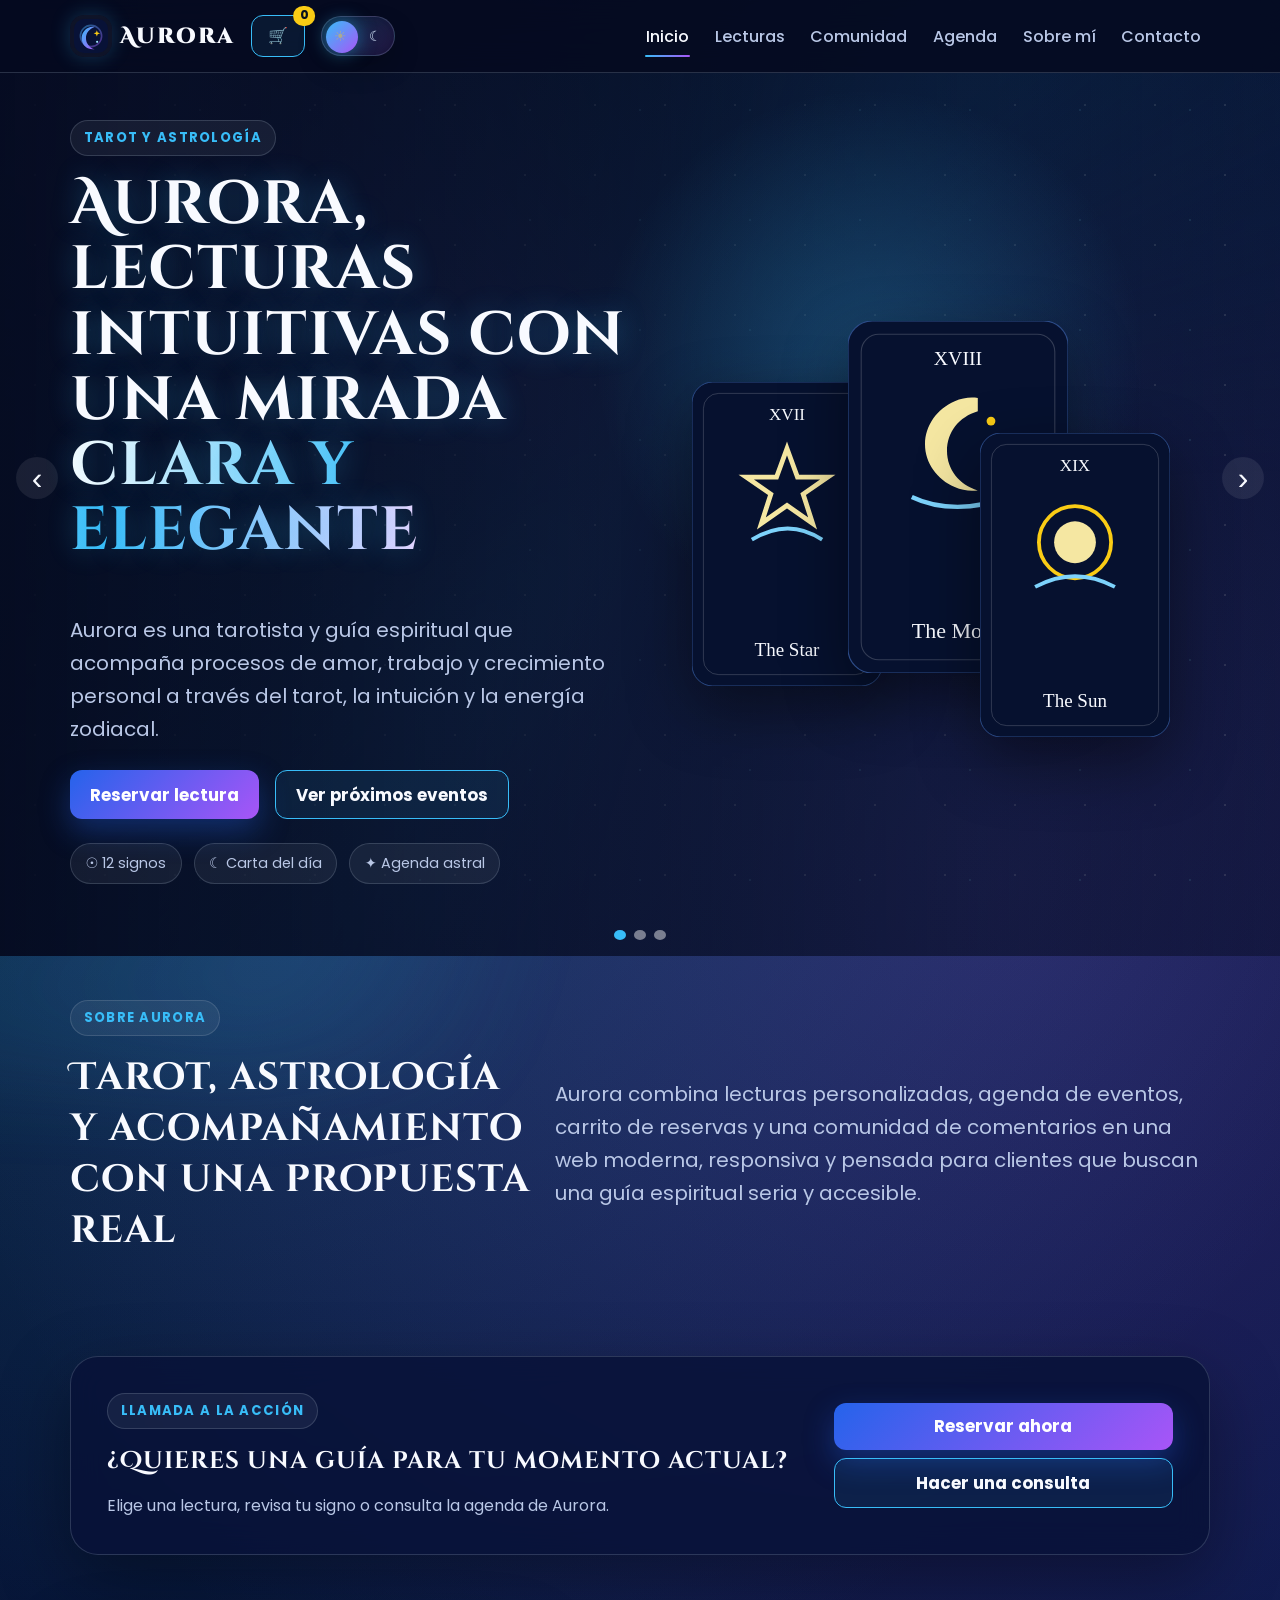
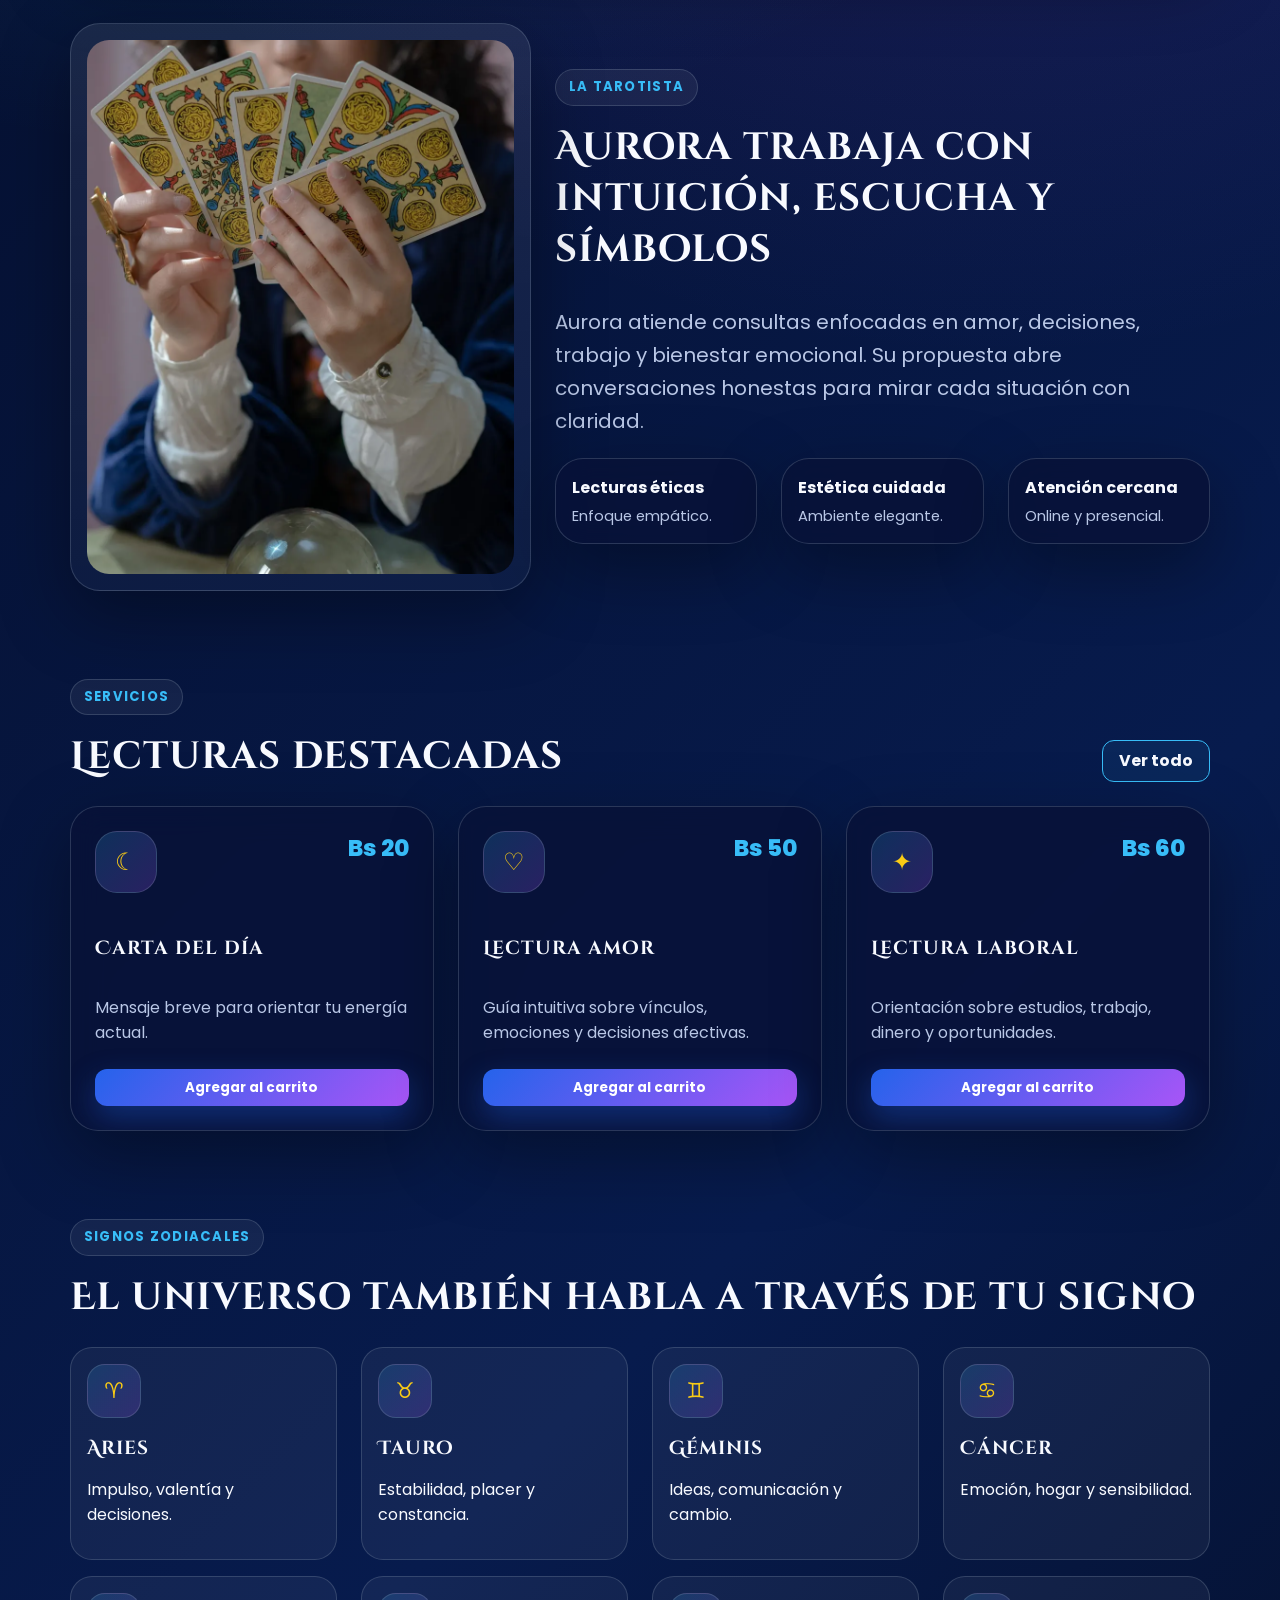
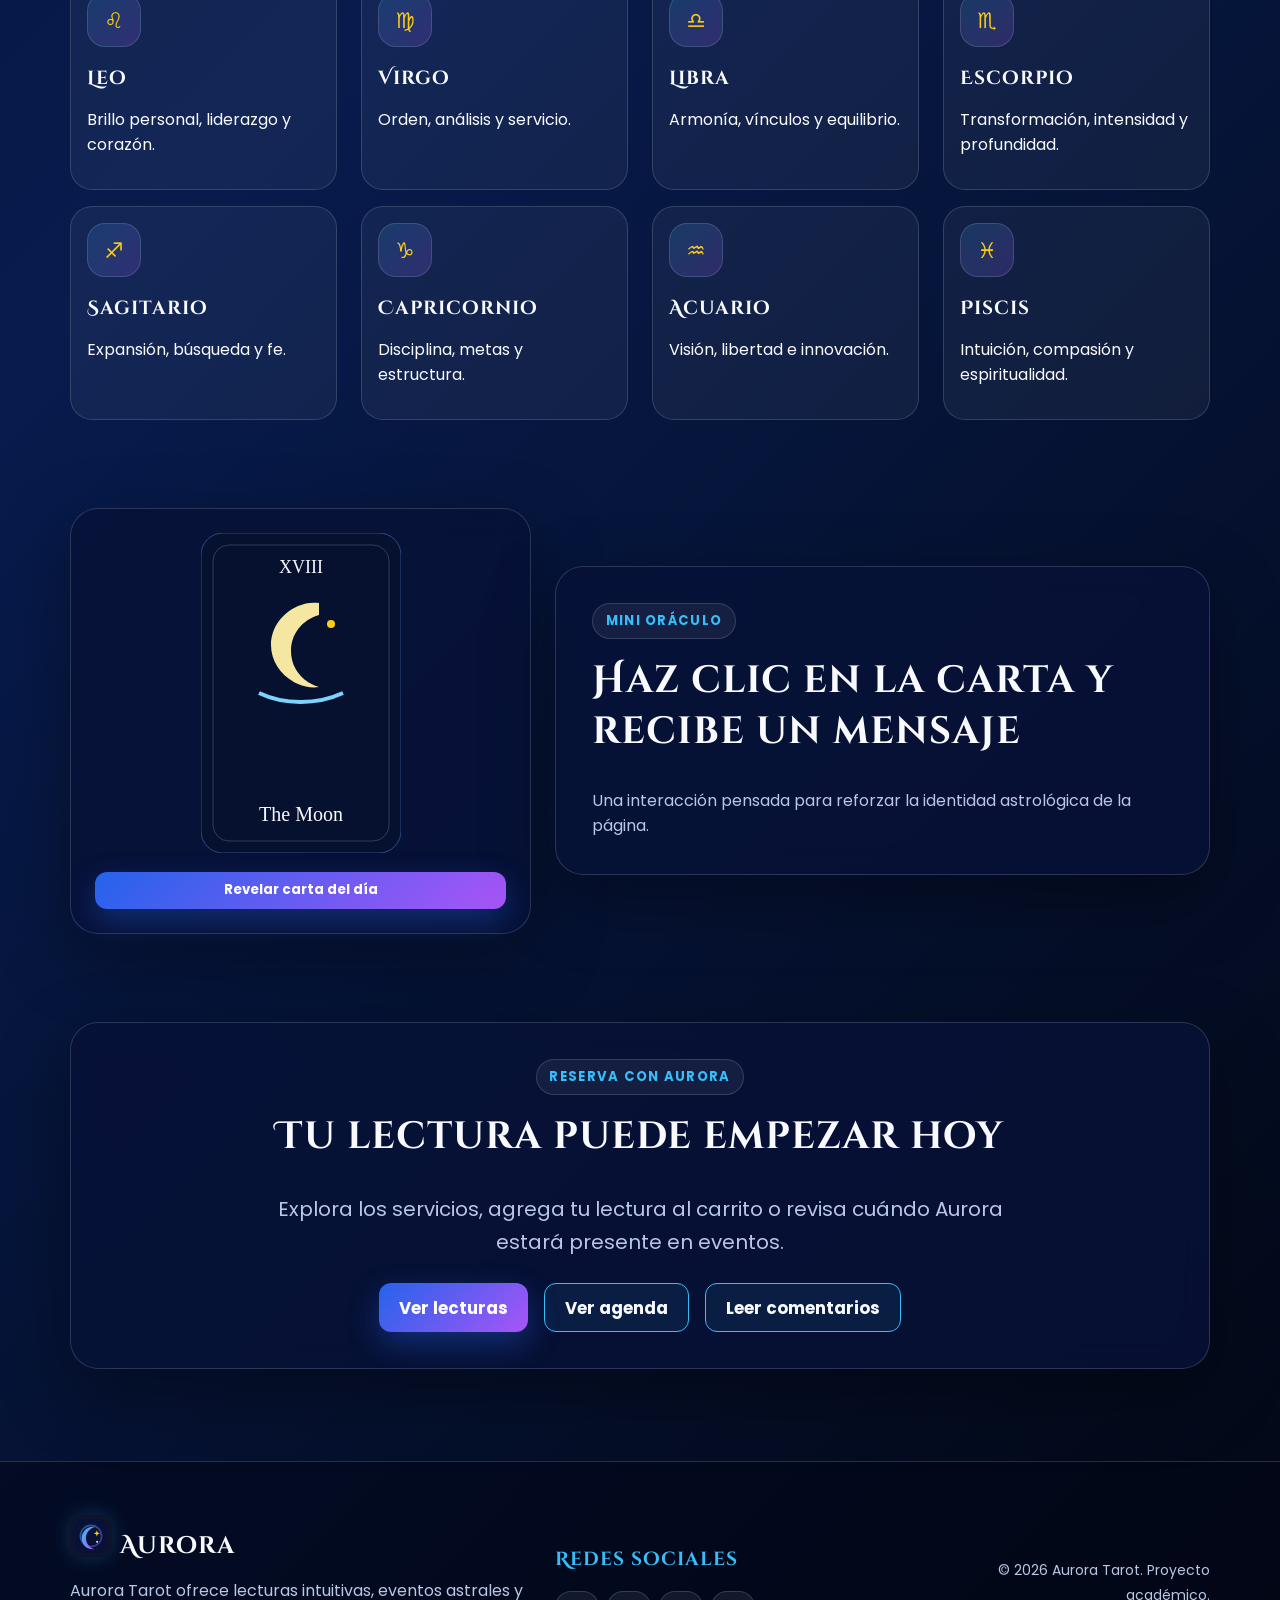
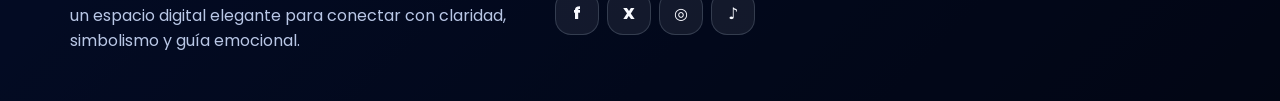
<file: index.html>
<!doctype html>
<html lang="es" data-theme="dark">
<head>
  <meta charset="utf-8">
  <meta name="viewport" content="width=device-width, initial-scale=1">
  <meta name="description" content="Landing page de Aurora, tarotista intuitiva con lecturas, agenda de eventos, foro de comentarios y carrito de reservas.">
  <meta name="keywords" content="tarot, aurora, lecturas, agenda mística, carrito, comunidad astral">
  <meta name="author" content="Aurora Tarot">
  <meta name="robots" content="index, follow">
  <meta name="theme-color" content="#050A1F">
  <meta property="og:title" content="Aurora | Tarot moderno y agenda astral">
  <meta property="og:description" content="Landing page de Aurora, tarotista intuitiva con lecturas, agenda de eventos, foro de comentarios y carrito de reservas.">
  <meta property="og:type" content="website">
  <title>Aurora | Tarot moderno y agenda astral</title>
  <link rel="icon" type="image/svg+xml" href="assets/icons/favicon.svg">
  <link rel="apple-touch-icon" href="assets/icons/icon-192.png">
  <link rel="manifest" href="manifest.json">
  <link rel="preconnect" href="https://fonts.googleapis.com">
  <link rel="preconnect" href="https://fonts.gstatic.com" crossorigin>
  <link href="https://fonts.googleapis.com/css2?family=Cinzel+Decorative:wght@400;700;900&family=Poppins:wght@300;400;500;600;700;800&display=swap" rel="stylesheet">
  <link rel="stylesheet" href="assets/css/estilos.css?v=101">
</head>
<body>
  <a class="skip-link" href="#contenido">Saltar al contenido principal</a>
  <nav class="navbar navbar-expand-lg fixed-top" aria-label="Navegación principal">
    <div class="container">
      <a class="navbar-brand" href="index.html" aria-label="Ir al inicio de Aurora">
        <img class="logo-mark" src="assets/img/logo-aurora.svg" alt="Logo de Aurora Tarot" width="42" height="42">
        <span>Aurora</span>
      </a>
      <a class="btn btn-outline-aurora position-relative" href="carrito.html" aria-label="Abrir carrito de compras">
        🛒
        <span class="position-absolute top-0 start-100 translate-middle badge-cart cart-count">0</span>
      </a>
      <button id="themeToggle" class="theme-switch" type="button" aria-label="Cambiar modo claro u oscuro">
        <span class="theme-switch-track">
          <span class="theme-switch-icon theme-sun">☀</span>
          <span class="theme-switch-icon theme-moon">☾</span>
          <span class="theme-switch-thumb"></span>
        </span>
      </button>
      <button class="navbar-toggler" type="button" data-bs-toggle="collapse" data-bs-target="#navbarAurora" aria-controls="navbarAurora" aria-expanded="false" aria-label="Abrir menú">
        <span class="navbar-toggler-icon"></span>
      </button>
      <div class="navbar-collapse" id="navbarAurora">
        <ul class="navbar-nav">
          <li><a class="nav-link active" href="index.html">Inicio</a></li>
<li><a class="nav-link" href="lecturas.html">Lecturas</a></li>
<li><a class="nav-link" href="foro.html">Comunidad</a></li>
<li><a class="nav-link" href="agenda.html">Agenda</a></li>
<li><a class="nav-link" href="sobre.html">Sobre mí</a></li>
<li><a class="nav-link" href="contacto.html">Contacto</a></li>
        </ul>
      </div>
    </div>
  </nav>
  <main id="contenido">
<section id="heroAurora" class="carousel slide" data-bs-ride="carousel" aria-label="Carrusel principal de Aurora">
  <div class="carousel-indicators">
    <button type="button" data-bs-target="#heroAurora" data-bs-slide-to="0" class="active" aria-current="true" aria-label="Diapositiva 1"></button>
    <button type="button" data-bs-target="#heroAurora" data-bs-slide-to="1" aria-label="Diapositiva 2"></button>
    <button type="button" data-bs-target="#heroAurora" data-bs-slide-to="2" aria-label="Diapositiva 3"></button>
  </div>
  <div class="carousel-item active">
    <div class="hero-slide">
      <div class="container"><div class="row align-items-center g-5">
        <div class="col-lg-6 hero-content" data-aos="fade-right">
          <span class="kicker">Tarot y astrología</span>
          <h1 class="display-3 display-title mt-3">Aurora, lecturas intuitivas con una mirada <span class="text-gradient">clara y elegante</span></h1>
          <p class="lead text-secondary-emphasis mt-3">Aurora es una tarotista y guía espiritual que acompaña procesos de amor, trabajo y crecimiento personal a través del tarot, la intuición y la energía zodiacal.</p>
          <div class="d-flex flex-wrap gap-3 mt-4">
            <a href="lecturas.html" class="btn btn-aurora btn-lg">Reservar lectura</a>
            <a href="agenda.html" class="btn btn-outline-aurora btn-lg">Ver próximos eventos</a>
          </div>
          <div class="hero-signs mt-4"><span>☉ 12 signos</span><span>☾ Carta del día</span><span>✦ Agenda astral</span></div>
        </div>
        <div class="col-lg-6 hero-card-stack" aria-hidden="true">
          <img class="floating-card card-a" src="assets/img/card-star.svg" alt="" width="200" height="320">
          <img class="floating-card card-b" src="assets/img/card-moon.svg" alt="" width="200" height="320">
          <img class="floating-card card-c" src="assets/img/card-sun.svg" alt="" width="200" height="320">
        </div>
      </div></div>
    </div>
  </div>
  <div class="carousel-item">
    <div class="hero-slide">
      <div class="container"><div class="row align-items-center g-5">
        <div class="col-lg-5 order-lg-2" data-aos="zoom-in">
          <div class="portrait-frame"><picture><source srcset="assets/img/aurora.webp" type="image/webp"><img src="assets/img/aurora.jpg" alt="Aurora leyendo cartas en su mesa de trabajo" width="900" height="1350" decoding="async"></picture></div>
        </div>
        <div class="col-lg-7 hero-content" data-aos="fade-up">
          <span class="kicker">Conoce a Aurora</span>
          <h2 class="display-3 display-title mt-3">Una tarotista cercana que convierte símbolos en orientación</h2>
          <p class="lead text-secondary-emphasis mt-3">En cada sesión, Aurora crea un espacio sereno y respetuoso para ayudarte a ordenar emociones y recibir una guía simbólica con sensibilidad humana.</p>
          <a href="sobre.html" class="btn btn-aurora btn-lg mt-3">Descubrir su historia</a>
        </div>
      </div></div>
    </div>
  </div>
  <div class="carousel-item">
    <div class="hero-slide">
      <div class="container"><div class="row align-items-center g-5">
        <div class="col-lg-6 hero-content" data-aos="fade-right">
          <span class="kicker">Agenda de eventos</span>
          <h2 class="display-3 display-title mt-3">Ferias, encuentros y lecturas gratuitas</h2>
          <p class="lead text-secondary-emphasis mt-3">Consulta el calendario de Aurora para seguir sus participaciones en ferias esotéricas, encuentros especiales y espacios gratuitos.</p>
          <a href="agenda.html" class="btn btn-aurora btn-lg mt-3">Explorar agenda</a>
        </div>
        <div class="col-lg-6" data-aos="zoom-in"><div class="glass-card p-5"><h3 class="section-title">Próxima aparición</h3><p class="text-info fw-bold mb-1">15 de julio · 16:00</p><p class="mb-0">Lecturas gratuitas en la Feria Mística del Prado · Cupos limitados.</p></div></div>
      </div></div>
    </div>
  </div>
  <button class="carousel-control-prev" type="button" data-bs-target="#heroAurora" data-bs-slide="prev" aria-label="Anterior"><span class="carousel-control-prev-icon"></span></button>
  <button class="carousel-control-next" type="button" data-bs-target="#heroAurora" data-bs-slide="next" aria-label="Siguiente"><span class="carousel-control-next-icon"></span></button>
</section>
<section class="py-5"><div class="container"><div class="row align-items-center g-4"><div class="col-lg-5" data-aos="fade-up"><span class="kicker">Sobre Aurora</span><h2 class="section-title display-6 mt-3">Tarot, astrología y acompañamiento con una propuesta real</h2></div><div class="col-lg-7" data-aos="fade-up"><p class="lead text-secondary-emphasis">Aurora combina lecturas personalizadas, agenda de eventos, carrito de reservas y una comunidad de comentarios en una web moderna, responsiva y pensada para clientes que buscan una guía espiritual seria y accesible.</p></div></div></div></section>
<section class="py-4"><div class="container"><div class="glass-card p-5"><div class="row align-items-center g-4"><div class="col-lg-8"><span class="kicker">Llamada a la acción</span><h2 class="section-title h1 mt-3 mb-2">¿Quieres una guía para tu momento actual?</h2><p class="text-secondary-emphasis mb-0">Elige una lectura, revisa tu signo o consulta la agenda de Aurora.</p></div><div class="col-lg-4 text-lg-end"><a href="lecturas.html" class="btn btn-aurora btn-lg mb-2 w-100">Reservar ahora</a><a href="contacto.html" class="btn btn-outline-aurora btn-lg w-100">Hacer una consulta</a></div></div></div></div></section>
<section class="py-5"><div class="container"><div class="row g-5 align-items-center"><div class="col-lg-5" data-aos="fade-right"><div class="portrait-frame"><picture><source srcset="assets/img/aurora.webp" type="image/webp"><img src="assets/img/aurora.jpg" alt="Aurora en una lectura de tarot con cartas" width="900" height="1350" loading="lazy" decoding="async"></picture></div></div><div class="col-lg-7" data-aos="fade-left"><span class="kicker">La tarotista</span><h2 class="section-title display-6 mt-3">Aurora trabaja con intuición, escucha y símbolos</h2><p class="text-secondary-emphasis lead">Aurora atiende consultas enfocadas en amor, decisiones, trabajo y bienestar emocional. Su propuesta abre conversaciones honestas para mirar cada situación con claridad.</p><div class="row g-3 mt-2"><div class="col-md-4"><div class="glass-card p-3 h-100 mini-feature"><strong>Lecturas éticas</strong><span>Enfoque empático.</span></div></div><div class="col-md-4"><div class="glass-card p-3 h-100 mini-feature"><strong>Estética cuidada</strong><span>Ambiente elegante.</span></div></div><div class="col-md-4"><div class="glass-card p-3 h-100 mini-feature"><strong>Atención cercana</strong><span>Online y presencial.</span></div></div></div></div></div></div></section>
<section class="py-5"><div class="container"><div class="d-flex flex-wrap justify-content-between align-items-end gap-3 mb-4"><div><span class="kicker">Servicios</span><h2 class="section-title display-6 mt-3 mb-0">Lecturas destacadas</h2></div><a href="lecturas.html" class="btn btn-outline-aurora">Ver todo</a></div><div id="featuredServices" class="row g-4"></div></div></section>
<section class="py-5"><div class="container"><div class="d-flex flex-wrap justify-content-between align-items-end gap-3 mb-4"><div><span class="kicker">Signos zodiacales</span><h2 class="section-title display-6 mt-3 mb-0">El universo también habla a través de tu signo</h2></div></div><div id="zodiacGrid" class="row g-3"></div></div></section>
<section class="py-5"><div class="container"><div class="row g-4 align-items-center"><div class="col-lg-5"><button id="oracleButton" class="glass-card p-4 border-0 w-100" type="button" aria-label="Revelar carta del día"><img src="assets/img/card-moon.svg" alt="Carta del tarot La Luna" width="200" height="320" loading="lazy" decoding="async"><span class="btn btn-aurora w-100 mt-3">Revelar carta del día</span></button></div><div class="col-lg-7"><div class="glass-card p-5" id="oracleResult"><span class="kicker">Mini oráculo</span><h2 class="section-title display-6 mt-3">Haz clic en la carta y recibe un mensaje</h2><p class="text-secondary-emphasis mb-0">Una interacción pensada para reforzar la identidad astrológica de la página.</p></div></div></div></div></section>
<section class="py-5"><div class="container"><div class="glass-card p-5 text-center"><span class="kicker">Reserva con Aurora</span><h2 class="section-title display-6 mt-3">Tu lectura puede empezar hoy</h2><p class="lead text-secondary-emphasis mx-auto" style="max-width:760px;">Explora los servicios, agrega tu lectura al carrito o revisa cuándo Aurora estará presente en eventos.</p><div class="d-flex flex-wrap justify-content-center gap-3 mt-4"><a href="lecturas.html" class="btn btn-aurora btn-lg">Ver lecturas</a><a href="agenda.html" class="btn btn-outline-aurora btn-lg">Ver agenda</a><a href="foro.html" class="btn btn-outline-aurora btn-lg">Leer comentarios</a></div></div></div></section>
  </main>
  <footer class="footer py-5 mt-5">
    <div class="container">
      <div class="row g-4 align-items-center">
        <div class="col-lg-5">
          <div class="d-flex align-items-center gap-2 mb-3">
            <img class="logo-mark" src="assets/img/logo-aurora.svg" alt="Logo Aurora" width="42" height="42">
            <h2 class="section-title h4 mb-0">Aurora</h2>
          </div>
          <p class="text-secondary-emphasis mb-0">Aurora Tarot ofrece lecturas intuitivas, eventos astrales y un espacio digital elegante para conectar con claridad, simbolismo y guía emocional.</p>
        </div>
        <div class="col-lg-4">
          <h3 class="h6 text-uppercase text-info">Redes sociales</h3>
          <div class="d-flex gap-2">
            <a class="social-icon" href="https://facebook.com/auroratarot.oficial" target="_blank" rel="noopener" aria-label="Facebook de Aurora">f</a>
            <a class="social-icon" href="https://x.com/auroratarot" target="_blank" rel="noopener" aria-label="X de Aurora">X</a>
            <a class="social-icon" href="https://instagram.com/auroratarot.oficial" target="_blank" rel="noopener" aria-label="Instagram de Aurora">◎</a>
            <a class="social-icon" href="https://tiktok.com/@auroratarot" target="_blank" rel="noopener" aria-label="TikTok de Aurora">♪</a>
          </div>
        </div>
        <div class="col-lg-3 text-lg-end">
          <small class="text-secondary-emphasis">© <span id="year"></span> Aurora Tarot. Proyecto académico.</small>
        </div>
      </div>
    </div>
  </footer>
  <div class="toast-container">
    <div id="auroraToast" class="toast" role="status" aria-live="polite" aria-atomic="true">
      <span class="toast-body">Acción realizada.</span>
      <button type="button" class="btn-close" data-bs-dismiss="toast" aria-label="Cerrar"></button>
    </div>
  </div>
  <script defer src="assets/js/main.js?v=101"></script>
  <script defer src="assets/js/home.js?v=101"></script>
</body>
</html>
</file>
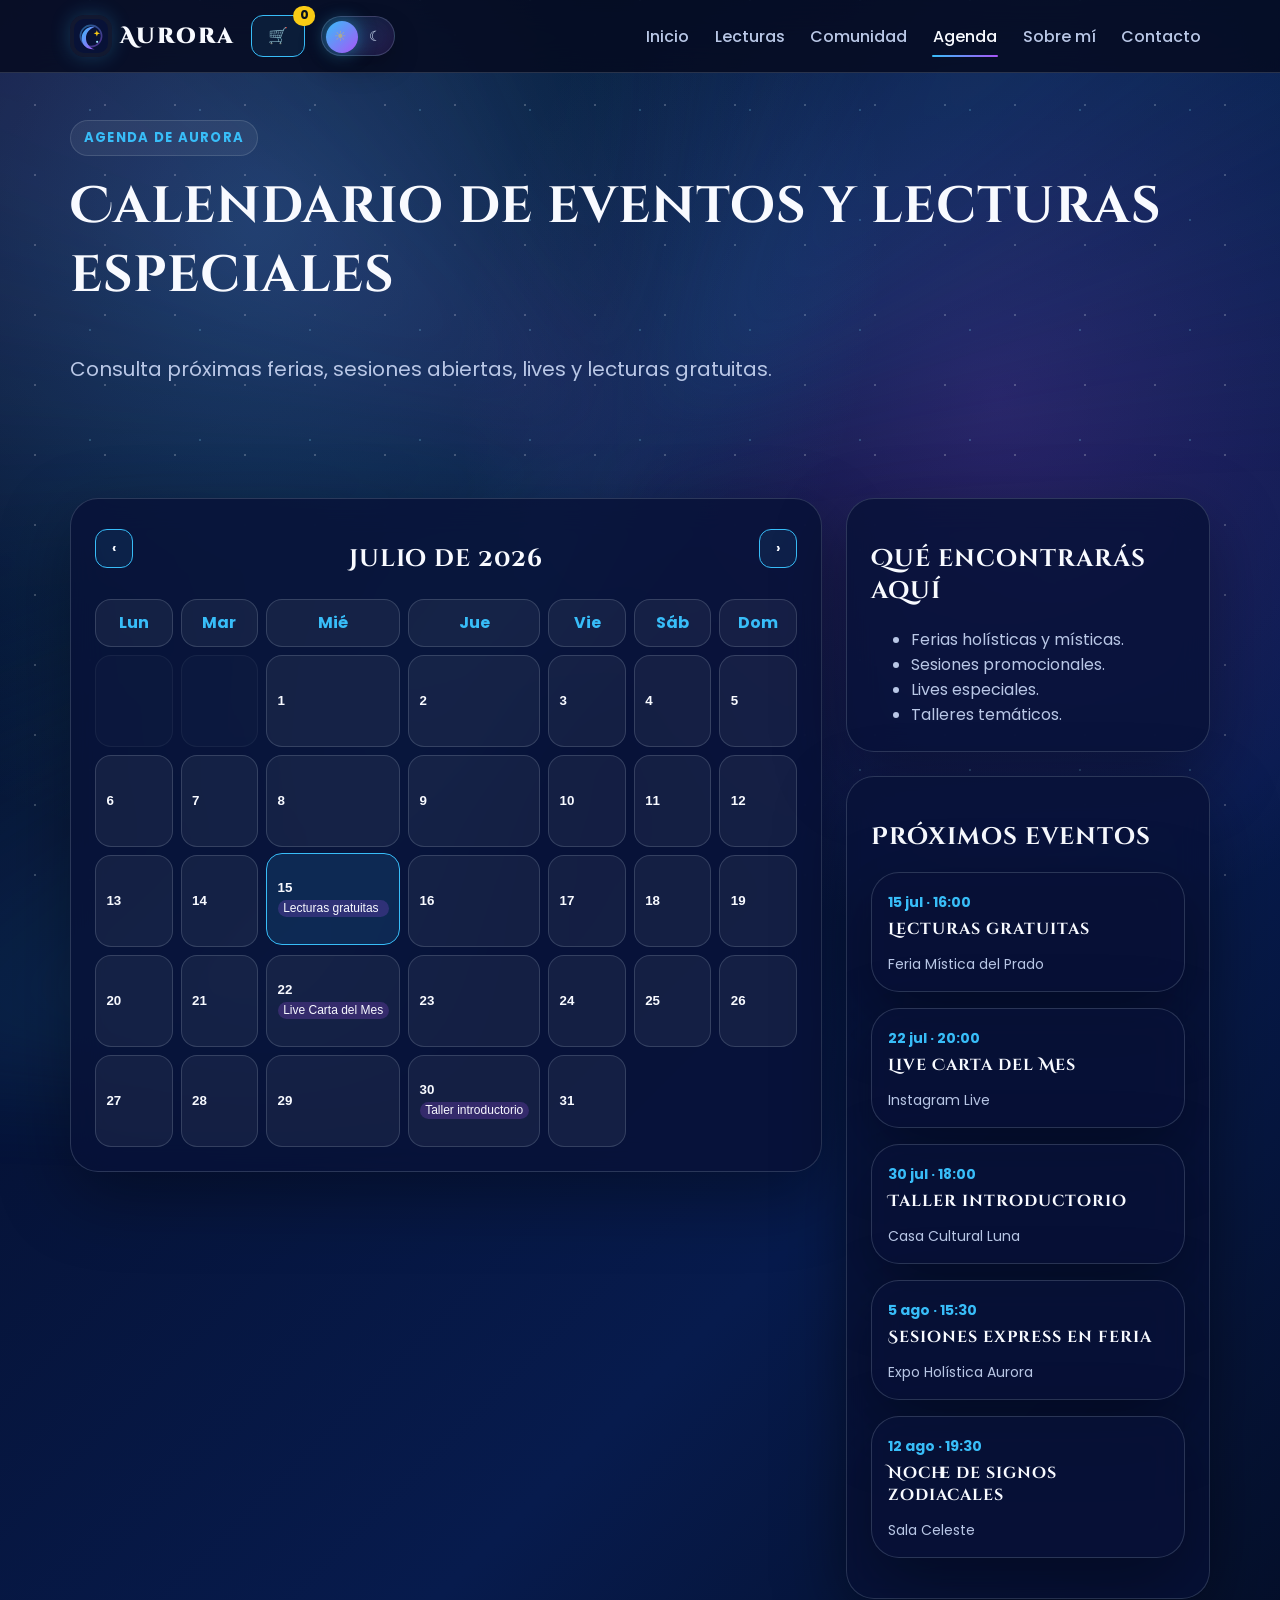
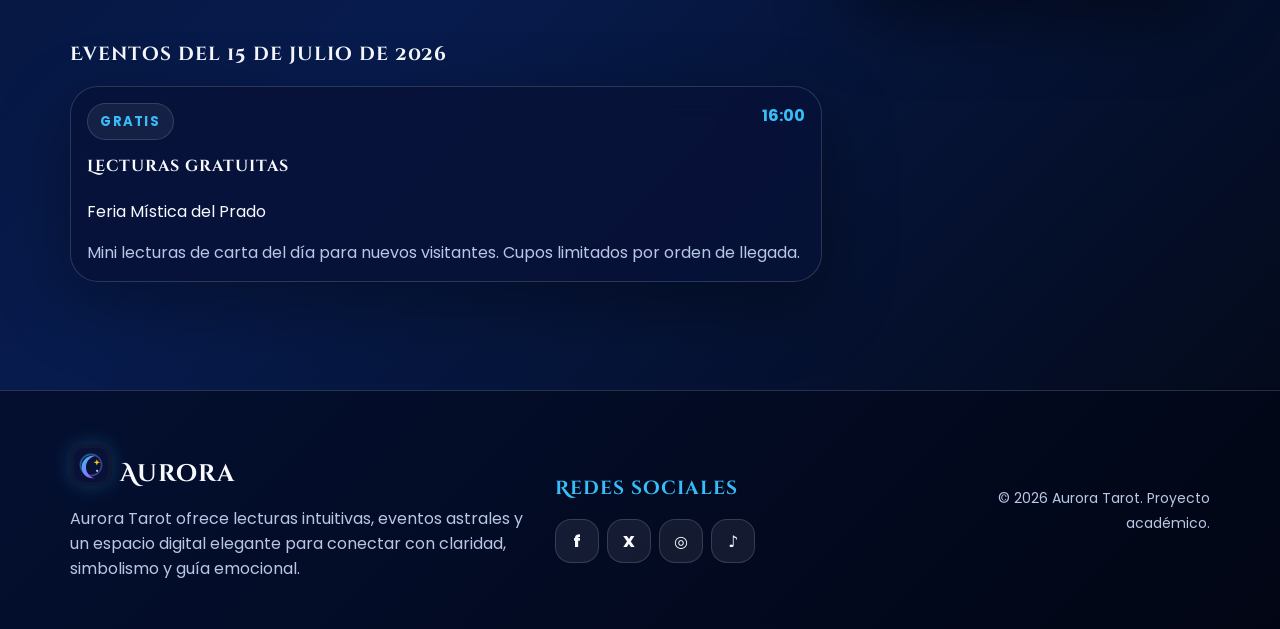
<file: agenda.html>
<!doctype html>
<html lang="es" data-theme="dark">
<head>
  <meta charset="utf-8">
  <meta name="viewport" content="width=device-width, initial-scale=1">
  <meta name="description" content="Calendario visual de eventos, ferias y lecturas gratuitas de Aurora.">
  <meta name="keywords" content="tarot, aurora, lecturas, agenda mística, carrito, comunidad astral">
  <meta name="author" content="Aurora Tarot">
  <meta name="robots" content="index, follow">
  <meta name="theme-color" content="#050A1F">
  <meta property="og:title" content="Aurora | Agenda de eventos">
  <meta property="og:description" content="Calendario visual de eventos, ferias y lecturas gratuitas de Aurora.">
  <meta property="og:type" content="website">
  <title>Aurora | Agenda de eventos</title>
  <link rel="icon" type="image/svg+xml" href="assets/icons/favicon.svg">
  <link rel="apple-touch-icon" href="assets/icons/icon-192.png">
  <link rel="manifest" href="manifest.json">
  <link rel="preconnect" href="https://fonts.googleapis.com">
  <link rel="preconnect" href="https://fonts.gstatic.com" crossorigin>
  <link href="https://fonts.googleapis.com/css2?family=Cinzel+Decorative:wght@400;700;900&family=Poppins:wght@300;400;500;600;700;800&display=swap" rel="stylesheet">
  <link rel="stylesheet" href="assets/css/estilos.css?v=101">
</head>
<body>
  <a class="skip-link" href="#contenido">Saltar al contenido principal</a>
  <nav class="navbar navbar-expand-lg fixed-top" aria-label="Navegación principal">
    <div class="container">
      <a class="navbar-brand" href="index.html" aria-label="Ir al inicio de Aurora">
        <img class="logo-mark" src="assets/img/logo-aurora.svg" alt="Logo de Aurora Tarot" width="42" height="42">
        <span>Aurora</span>
      </a>
      <a class="btn btn-outline-aurora position-relative" href="carrito.html" aria-label="Abrir carrito de compras">
        🛒
        <span class="position-absolute top-0 start-100 translate-middle badge-cart cart-count">0</span>
      </a>
      <button id="themeToggle" class="theme-switch" type="button" aria-label="Cambiar modo claro u oscuro">
        <span class="theme-switch-track">
          <span class="theme-switch-icon theme-sun">☀</span>
          <span class="theme-switch-icon theme-moon">☾</span>
          <span class="theme-switch-thumb"></span>
        </span>
      </button>
      <button class="navbar-toggler" type="button" data-bs-toggle="collapse" data-bs-target="#navbarAurora" aria-controls="navbarAurora" aria-expanded="false" aria-label="Abrir menú">
        <span class="navbar-toggler-icon"></span>
      </button>
      <div class="navbar-collapse" id="navbarAurora">
        <ul class="navbar-nav">
          <li><a class="nav-link" href="index.html">Inicio</a></li>
<li><a class="nav-link" href="lecturas.html">Lecturas</a></li>
<li><a class="nav-link" href="foro.html">Comunidad</a></li>
<li><a class="nav-link active" href="agenda.html">Agenda</a></li>
<li><a class="nav-link" href="sobre.html">Sobre mí</a></li>
<li><a class="nav-link" href="contacto.html">Contacto</a></li>
        </ul>
      </div>
    </div>
  </nav>
  <main id="contenido">
<section class="page-hero"><div class="container" data-aos="fade-up"><span class="kicker">Agenda de Aurora</span><h1 class="section-title display-4 mt-3">Calendario de eventos y lecturas especiales</h1><p class="lead text-secondary-emphasis">Consulta próximas ferias, sesiones abiertas, lives y lecturas gratuitas.</p></div></section>
<section class="py-5"><div class="container"><div class="row g-4"><div class="col-xl-8"><div class="glass-card p-4"><div class="d-flex flex-wrap justify-content-between align-items-center gap-3 mb-4"><button id="prevMonth" class="btn btn-outline-aurora" type="button" aria-label="Mes anterior">‹</button><h2 id="calendarTitle" class="section-title h3 mb-0"></h2><button id="nextMonth" class="btn btn-outline-aurora" type="button" aria-label="Mes siguiente">›</button></div><div id="calendarGrid" class="calendar-grid"></div></div></div><div class="col-xl-4"><div class="glass-card p-4 mb-4"><h2 class="section-title h4">Qué encontrarás aquí</h2><ul class="text-secondary-emphasis ps-3 mb-0"><li>Ferias holísticas y místicas.</li><li>Sesiones promocionales.</li><li>Lives especiales.</li><li>Talleres temáticos.</li></ul></div><div class="glass-card p-4"><h2 class="section-title h4">Próximos eventos</h2><div id="nextEvents"></div></div></div></div><div class="row mt-4"><div class="col-lg-8"><div id="selectedEvents"></div></div></div></div></section>
  </main>
  <footer class="footer py-5 mt-5">
    <div class="container">
      <div class="row g-4 align-items-center">
        <div class="col-lg-5">
          <div class="d-flex align-items-center gap-2 mb-3">
            <img class="logo-mark" src="assets/img/logo-aurora.svg" alt="Logo Aurora" width="42" height="42">
            <h2 class="section-title h4 mb-0">Aurora</h2>
          </div>
          <p class="text-secondary-emphasis mb-0">Aurora Tarot ofrece lecturas intuitivas, eventos astrales y un espacio digital elegante para conectar con claridad, simbolismo y guía emocional.</p>
        </div>
        <div class="col-lg-4">
          <h3 class="h6 text-uppercase text-info">Redes sociales</h3>
          <div class="d-flex gap-2">
            <a class="social-icon" href="https://facebook.com/auroratarot.oficial" target="_blank" rel="noopener" aria-label="Facebook de Aurora">f</a>
            <a class="social-icon" href="https://x.com/auroratarot" target="_blank" rel="noopener" aria-label="X de Aurora">X</a>
            <a class="social-icon" href="https://instagram.com/auroratarot.oficial" target="_blank" rel="noopener" aria-label="Instagram de Aurora">◎</a>
            <a class="social-icon" href="https://tiktok.com/@auroratarot" target="_blank" rel="noopener" aria-label="TikTok de Aurora">♪</a>
          </div>
        </div>
        <div class="col-lg-3 text-lg-end">
          <small class="text-secondary-emphasis">© <span id="year"></span> Aurora Tarot. Proyecto académico.</small>
        </div>
      </div>
    </div>
  </footer>
  <div class="toast-container">
    <div id="auroraToast" class="toast" role="status" aria-live="polite" aria-atomic="true">
      <span class="toast-body">Acción realizada.</span>
      <button type="button" class="btn-close" data-bs-dismiss="toast" aria-label="Cerrar"></button>
    </div>
  </div>
  <script defer src="assets/js/main.js?v=101"></script>
  <script defer src="assets/js/agenda.js?v=101"></script>
</body>
</html>
</file>
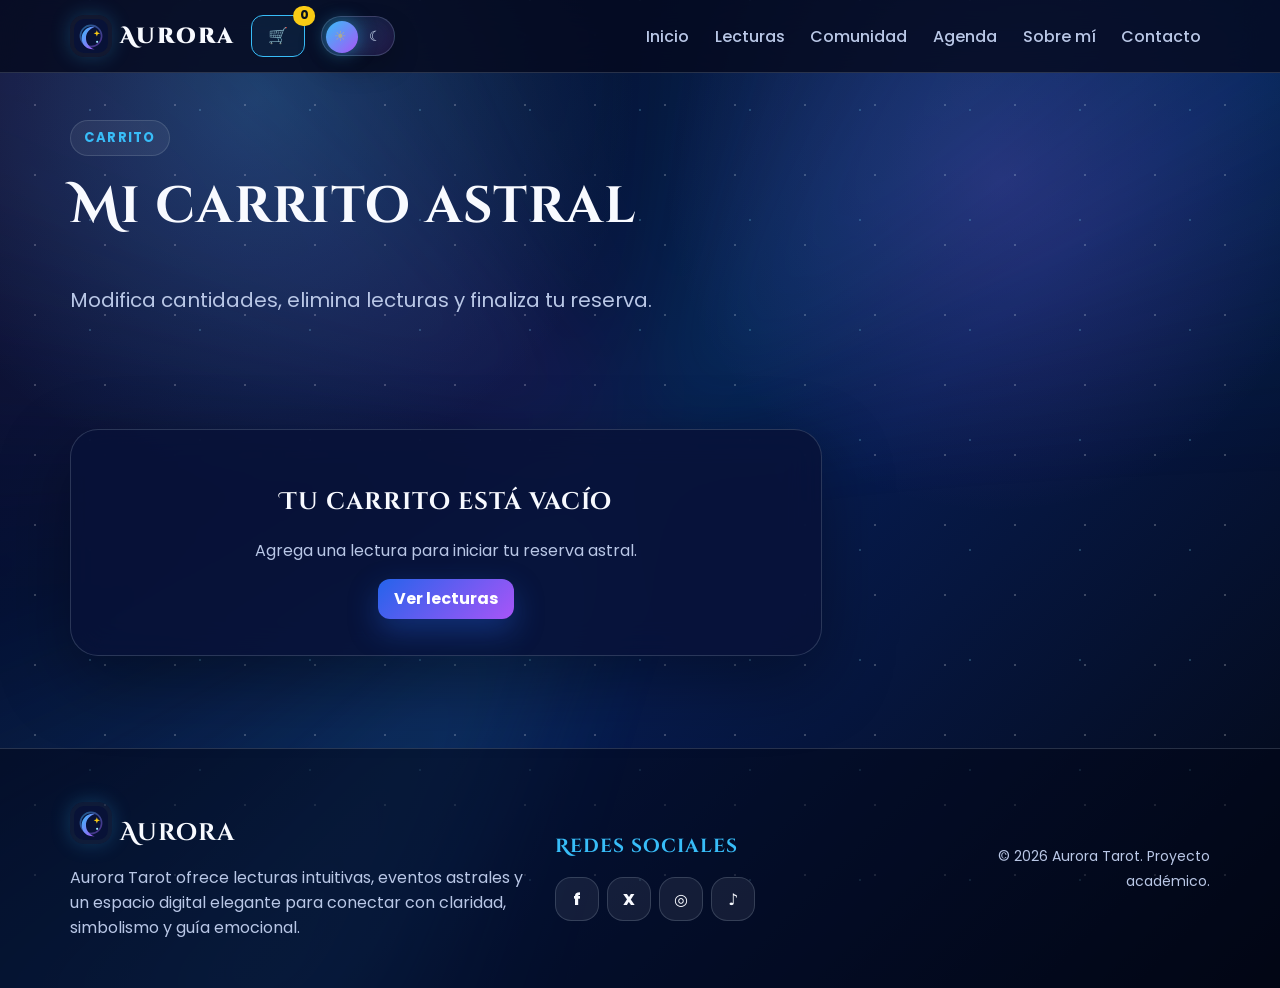
<file: carrito.html>
<!doctype html>
<html lang="es" data-theme="dark">
<head>
  <meta charset="utf-8">
  <meta name="viewport" content="width=device-width, initial-scale=1">
  <meta name="description" content="Carrito de compras para reservar lecturas de tarot en Aurora.">
  <meta name="keywords" content="tarot, aurora, lecturas, agenda mística, carrito, comunidad astral">
  <meta name="author" content="Aurora Tarot">
  <meta name="robots" content="index, follow">
  <meta name="theme-color" content="#050A1F">
  <meta property="og:title" content="Aurora | Carrito de compras">
  <meta property="og:description" content="Carrito de compras para reservar lecturas de tarot en Aurora.">
  <meta property="og:type" content="website">
  <title>Aurora | Carrito de compras</title>
  <link rel="icon" type="image/svg+xml" href="assets/icons/favicon.svg">
  <link rel="apple-touch-icon" href="assets/icons/icon-192.png">
  <link rel="manifest" href="manifest.json">
  <link rel="preconnect" href="https://fonts.googleapis.com">
  <link rel="preconnect" href="https://fonts.gstatic.com" crossorigin>
  <link href="https://fonts.googleapis.com/css2?family=Cinzel+Decorative:wght@400;700;900&family=Poppins:wght@300;400;500;600;700;800&display=swap" rel="stylesheet">
  <link rel="stylesheet" href="assets/css/estilos.css?v=101">
</head>
<body>
  <a class="skip-link" href="#contenido">Saltar al contenido principal</a>
  <nav class="navbar navbar-expand-lg fixed-top" aria-label="Navegación principal">
    <div class="container">
      <a class="navbar-brand" href="index.html" aria-label="Ir al inicio de Aurora">
        <img class="logo-mark" src="assets/img/logo-aurora.svg" alt="Logo de Aurora Tarot" width="42" height="42">
        <span>Aurora</span>
      </a>
      <a class="btn btn-outline-aurora position-relative" href="carrito.html" aria-label="Abrir carrito de compras">
        🛒
        <span class="position-absolute top-0 start-100 translate-middle badge-cart cart-count">0</span>
      </a>
      <button id="themeToggle" class="theme-switch" type="button" aria-label="Cambiar modo claro u oscuro">
        <span class="theme-switch-track">
          <span class="theme-switch-icon theme-sun">☀</span>
          <span class="theme-switch-icon theme-moon">☾</span>
          <span class="theme-switch-thumb"></span>
        </span>
      </button>
      <button class="navbar-toggler" type="button" data-bs-toggle="collapse" data-bs-target="#navbarAurora" aria-controls="navbarAurora" aria-expanded="false" aria-label="Abrir menú">
        <span class="navbar-toggler-icon"></span>
      </button>
      <div class="navbar-collapse" id="navbarAurora">
        <ul class="navbar-nav">
          <li><a class="nav-link" href="index.html">Inicio</a></li>
<li><a class="nav-link" href="lecturas.html">Lecturas</a></li>
<li><a class="nav-link" href="foro.html">Comunidad</a></li>
<li><a class="nav-link" href="agenda.html">Agenda</a></li>
<li><a class="nav-link" href="sobre.html">Sobre mí</a></li>
<li><a class="nav-link" href="contacto.html">Contacto</a></li>
        </ul>
      </div>
    </div>
  </nav>
  <main id="contenido">
<section class="page-hero"><div class="container" data-aos="fade-up"><span class="kicker">Carrito</span><h1 class="section-title display-4 mt-3">Mi carrito astral</h1><p class="lead text-secondary-emphasis">Modifica cantidades, elimina lecturas y finaliza tu reserva.</p></div></section>
<section class="py-5"><div class="container"><div class="row g-4"><div class="col-lg-8" id="cartContent"></div><div class="col-lg-4" id="cartSummary"></div></div></div></section>
<div class="modal" id="checkoutModal" tabindex="-1" aria-labelledby="checkoutTitle" aria-hidden="true"><div class="modal-dialog"><div class="modal-content glass-card"><div class="modal-header"><h2 class="modal-title section-title h4" id="checkoutTitle">Finalizar reserva</h2><button type="button" class="btn-close" data-bs-dismiss="modal" aria-label="Cerrar"></button></div><form id="checkoutForm" novalidate><div class="modal-body"><div class="mb-3"><label for="checkoutName" class="form-label">Nombre</label><input id="checkoutName" class="form-control" required minlength="3"><div class="invalid-feedback">Escribe tu nombre.</div></div><div class="mb-3"><label for="checkoutEmail" class="form-label">Correo</label><input id="checkoutEmail" type="email" class="form-control" required><div class="invalid-feedback">Escribe un correo válido.</div></div><div class="mb-3"><label for="checkoutWhatsapp" class="form-label">WhatsApp</label><input id="checkoutWhatsapp" class="form-control" required minlength="7"><div class="invalid-feedback">Escribe un número válido.</div></div><p class="small text-secondary-emphasis mb-0">Esta reserva es una simulación académica.</p></div><div class="modal-footer"><button type="button" class="btn btn-outline-aurora" data-bs-dismiss="modal">Cancelar</button><button type="submit" class="btn btn-aurora">Confirmar reserva</button></div></form></div></div></div>
  </main>
  <footer class="footer py-5 mt-5">
    <div class="container">
      <div class="row g-4 align-items-center">
        <div class="col-lg-5">
          <div class="d-flex align-items-center gap-2 mb-3">
            <img class="logo-mark" src="assets/img/logo-aurora.svg" alt="Logo Aurora" width="42" height="42">
            <h2 class="section-title h4 mb-0">Aurora</h2>
          </div>
          <p class="text-secondary-emphasis mb-0">Aurora Tarot ofrece lecturas intuitivas, eventos astrales y un espacio digital elegante para conectar con claridad, simbolismo y guía emocional.</p>
        </div>
        <div class="col-lg-4">
          <h3 class="h6 text-uppercase text-info">Redes sociales</h3>
          <div class="d-flex gap-2">
            <a class="social-icon" href="https://facebook.com/auroratarot.oficial" target="_blank" rel="noopener" aria-label="Facebook de Aurora">f</a>
            <a class="social-icon" href="https://x.com/auroratarot" target="_blank" rel="noopener" aria-label="X de Aurora">X</a>
            <a class="social-icon" href="https://instagram.com/auroratarot.oficial" target="_blank" rel="noopener" aria-label="Instagram de Aurora">◎</a>
            <a class="social-icon" href="https://tiktok.com/@auroratarot" target="_blank" rel="noopener" aria-label="TikTok de Aurora">♪</a>
          </div>
        </div>
        <div class="col-lg-3 text-lg-end">
          <small class="text-secondary-emphasis">© <span id="year"></span> Aurora Tarot. Proyecto académico.</small>
        </div>
      </div>
    </div>
  </footer>
  <div class="toast-container">
    <div id="auroraToast" class="toast" role="status" aria-live="polite" aria-atomic="true">
      <span class="toast-body">Acción realizada.</span>
      <button type="button" class="btn-close" data-bs-dismiss="toast" aria-label="Cerrar"></button>
    </div>
  </div>
  <script defer src="assets/js/main.js?v=101"></script>
  <script defer src="assets/js/carrito.js?v=101"></script>
</body>
</html>
</file>
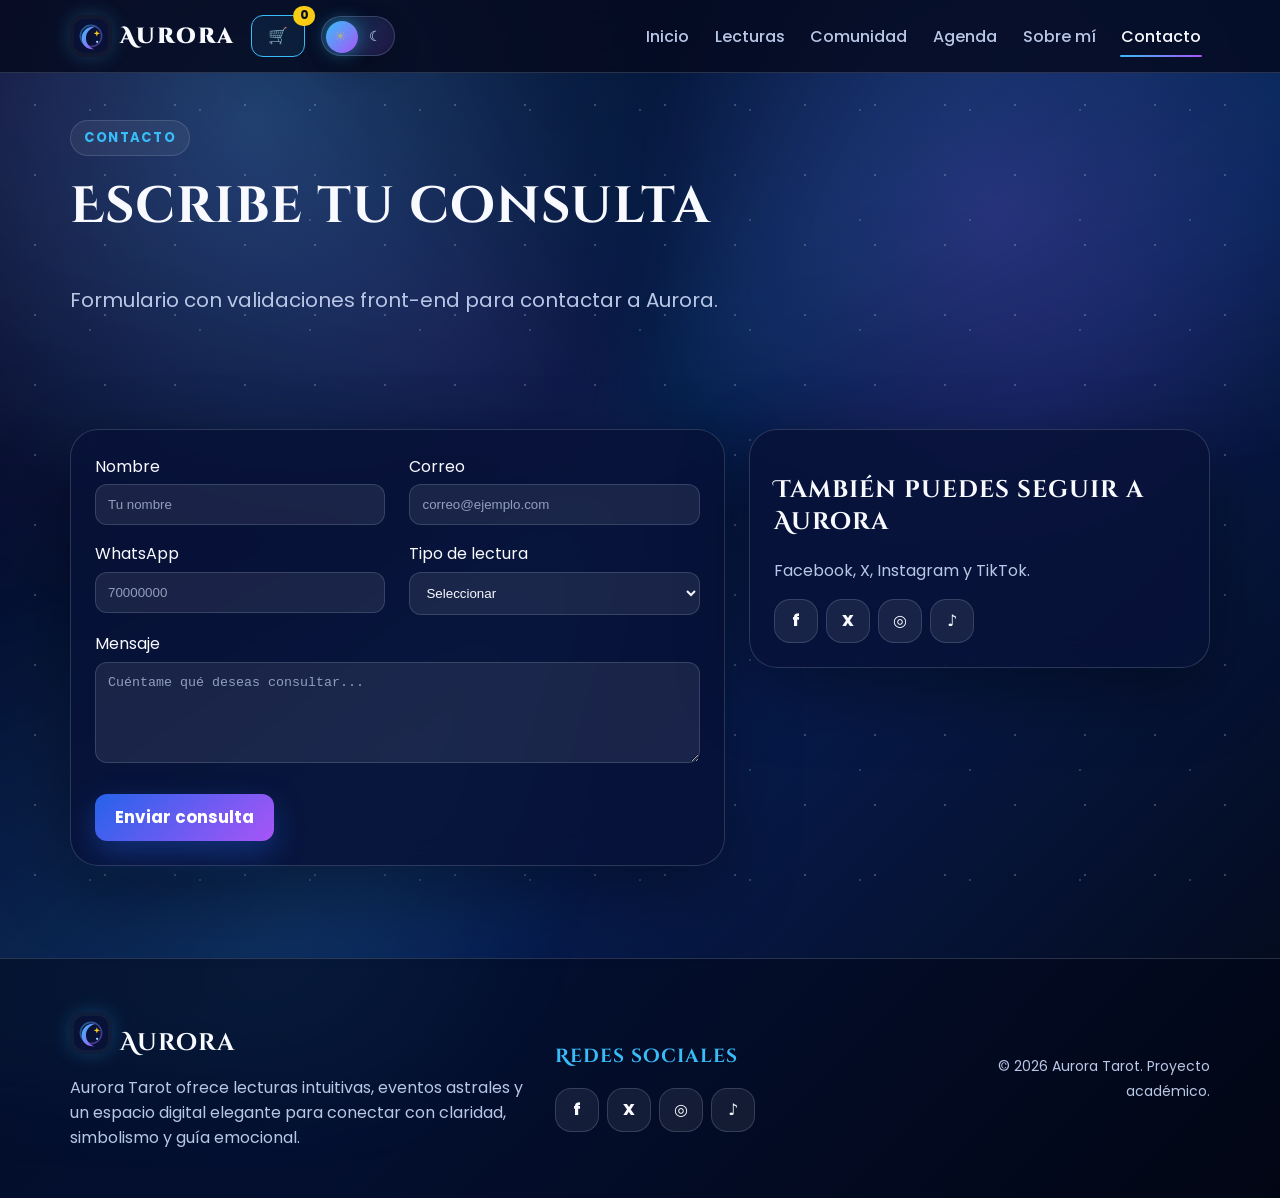
<file: contacto.html>
<!doctype html>
<html lang="es" data-theme="dark">
<head>
  <meta charset="utf-8">
  <meta name="viewport" content="width=device-width, initial-scale=1">
  <meta name="description" content="Formulario de contacto con validaciones para consultas de tarot.">
  <meta name="keywords" content="tarot, aurora, lecturas, agenda mística, carrito, comunidad astral">
  <meta name="author" content="Aurora Tarot">
  <meta name="robots" content="index, follow">
  <meta name="theme-color" content="#050A1F">
  <meta property="og:title" content="Aurora | Contacto">
  <meta property="og:description" content="Formulario de contacto con validaciones para consultas de tarot.">
  <meta property="og:type" content="website">
  <title>Aurora | Contacto</title>
  <link rel="icon" type="image/svg+xml" href="assets/icons/favicon.svg">
  <link rel="apple-touch-icon" href="assets/icons/icon-192.png">
  <link rel="manifest" href="manifest.json">
  <link rel="preconnect" href="https://fonts.googleapis.com">
  <link rel="preconnect" href="https://fonts.gstatic.com" crossorigin>
  <link href="https://fonts.googleapis.com/css2?family=Cinzel+Decorative:wght@400;700;900&family=Poppins:wght@300;400;500;600;700;800&display=swap" rel="stylesheet">
  <link rel="stylesheet" href="assets/css/estilos.css?v=101">
</head>
<body>
  <a class="skip-link" href="#contenido">Saltar al contenido principal</a>
  <nav class="navbar navbar-expand-lg fixed-top" aria-label="Navegación principal">
    <div class="container">
      <a class="navbar-brand" href="index.html" aria-label="Ir al inicio de Aurora">
        <img class="logo-mark" src="assets/img/logo-aurora.svg" alt="Logo de Aurora Tarot" width="42" height="42">
        <span>Aurora</span>
      </a>
      <a class="btn btn-outline-aurora position-relative" href="carrito.html" aria-label="Abrir carrito de compras">
        🛒
        <span class="position-absolute top-0 start-100 translate-middle badge-cart cart-count">0</span>
      </a>
      <button id="themeToggle" class="theme-switch" type="button" aria-label="Cambiar modo claro u oscuro">
        <span class="theme-switch-track">
          <span class="theme-switch-icon theme-sun">☀</span>
          <span class="theme-switch-icon theme-moon">☾</span>
          <span class="theme-switch-thumb"></span>
        </span>
      </button>
      <button class="navbar-toggler" type="button" data-bs-toggle="collapse" data-bs-target="#navbarAurora" aria-controls="navbarAurora" aria-expanded="false" aria-label="Abrir menú">
        <span class="navbar-toggler-icon"></span>
      </button>
      <div class="navbar-collapse" id="navbarAurora">
        <ul class="navbar-nav">
          <li><a class="nav-link" href="index.html">Inicio</a></li>
<li><a class="nav-link" href="lecturas.html">Lecturas</a></li>
<li><a class="nav-link" href="foro.html">Comunidad</a></li>
<li><a class="nav-link" href="agenda.html">Agenda</a></li>
<li><a class="nav-link" href="sobre.html">Sobre mí</a></li>
<li><a class="nav-link active" href="contacto.html">Contacto</a></li>
        </ul>
      </div>
    </div>
  </nav>
  <main id="contenido">
<section class="page-hero"><div class="container"><span class="kicker">Contacto</span><h1 class="section-title display-4 mt-3">Escribe tu consulta</h1><p class="lead text-secondary-emphasis">Formulario con validaciones front-end para contactar a Aurora.</p></div></section><section class="py-5"><div class="container"><div class="row g-4 align-items-start"><div class="col-lg-7"><form id="contactForm" name="contacto" class="glass-card p-4" novalidate><div id="contactAlert" class="glass-card p-3 mb-3" style="display:none">Tu mensaje fue registrado correctamente.</div><div class="row g-3"><div class="col-md-6"><label for="name" class="form-label">Nombre</label><input id="name" name="nombre" class="form-control" required minlength="3" placeholder="Tu nombre"></div><div class="col-md-6"><label for="email" class="form-label">Correo</label><input id="email" name="correo" type="email" class="form-control" required placeholder="correo@ejemplo.com"></div><div class="col-md-6"><label for="whatsapp" class="form-label">WhatsApp</label><input id="whatsapp" name="whatsapp" class="form-control" required minlength="7" placeholder="70000000"></div><div class="col-md-6"><label for="reading" class="form-label">Tipo de lectura</label><select id="reading" name="lectura" class="form-select" required><option value="">Seleccionar</option><option>Carta del día</option><option>Lectura amor</option><option>Lectura laboral</option><option>Sesión completa</option></select></div><div class="col-12"><label for="message" class="form-label">Mensaje</label><textarea id="message" name="mensaje" class="form-control" rows="5" required minlength="10" placeholder="Cuéntame qué deseas consultar..."></textarea></div></div><button class="btn btn-aurora btn-lg mt-4" type="submit">Enviar consulta</button></form></div><div class="col-lg-5"><div class="glass-card p-4"><h2 class="section-title h3">También puedes seguir a Aurora</h2><p class="text-secondary-emphasis">Facebook, X, Instagram y TikTok.</p><div class="d-flex gap-2"><a class="social-icon" href="https://facebook.com/auroratarot.oficial" target="_blank" rel="noopener">f</a><a class="social-icon" href="https://x.com/auroratarot" target="_blank" rel="noopener">X</a><a class="social-icon" href="https://instagram.com/auroratarot.oficial" target="_blank" rel="noopener">◎</a><a class="social-icon" href="https://tiktok.com/@auroratarot" target="_blank" rel="noopener">♪</a></div></div></div></div></div></section>
  </main>
  <footer class="footer py-5 mt-5">
    <div class="container">
      <div class="row g-4 align-items-center">
        <div class="col-lg-5">
          <div class="d-flex align-items-center gap-2 mb-3">
            <img class="logo-mark" src="assets/img/logo-aurora.svg" alt="Logo Aurora" width="42" height="42">
            <h2 class="section-title h4 mb-0">Aurora</h2>
          </div>
          <p class="text-secondary-emphasis mb-0">Aurora Tarot ofrece lecturas intuitivas, eventos astrales y un espacio digital elegante para conectar con claridad, simbolismo y guía emocional.</p>
        </div>
        <div class="col-lg-4">
          <h3 class="h6 text-uppercase text-info">Redes sociales</h3>
          <div class="d-flex gap-2">
            <a class="social-icon" href="https://facebook.com/auroratarot.oficial" target="_blank" rel="noopener" aria-label="Facebook de Aurora">f</a>
            <a class="social-icon" href="https://x.com/auroratarot" target="_blank" rel="noopener" aria-label="X de Aurora">X</a>
            <a class="social-icon" href="https://instagram.com/auroratarot.oficial" target="_blank" rel="noopener" aria-label="Instagram de Aurora">◎</a>
            <a class="social-icon" href="https://tiktok.com/@auroratarot" target="_blank" rel="noopener" aria-label="TikTok de Aurora">♪</a>
          </div>
        </div>
        <div class="col-lg-3 text-lg-end">
          <small class="text-secondary-emphasis">© <span id="year"></span> Aurora Tarot. Proyecto académico.</small>
        </div>
      </div>
    </div>
  </footer>
  <div class="toast-container">
    <div id="auroraToast" class="toast" role="status" aria-live="polite" aria-atomic="true">
      <span class="toast-body">Acción realizada.</span>
      <button type="button" class="btn-close" data-bs-dismiss="toast" aria-label="Cerrar"></button>
    </div>
  </div>
  <script defer src="assets/js/main.js?v=101"></script>

</body>
</html>
</file>
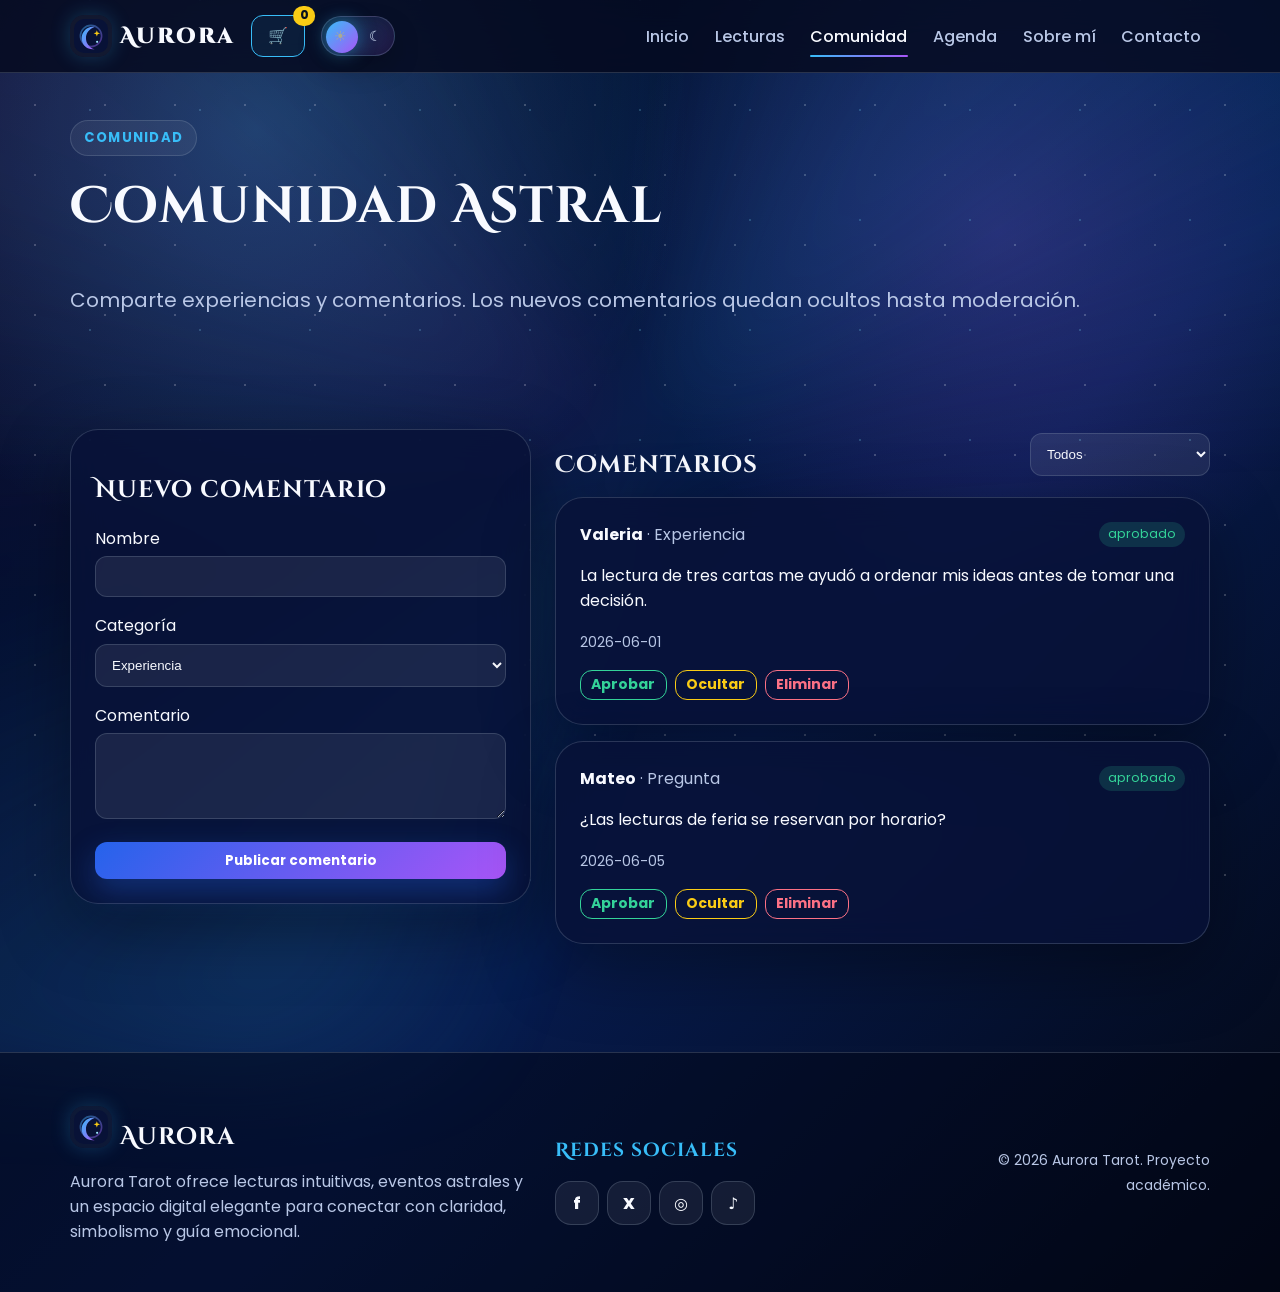
<file: foro.html>
<!doctype html>
<html lang="es" data-theme="dark">
<head>
  <meta charset="utf-8">
  <meta name="viewport" content="width=device-width, initial-scale=1">
  <meta name="description" content="Foro de comentarios con moderación básica de Aurora.">
  <meta name="keywords" content="tarot, aurora, lecturas, agenda mística, carrito, comunidad astral">
  <meta name="author" content="Aurora Tarot">
  <meta name="robots" content="index, follow">
  <meta name="theme-color" content="#050A1F">
  <meta property="og:title" content="Aurora | Comunidad">
  <meta property="og:description" content="Foro de comentarios con moderación básica de Aurora.">
  <meta property="og:type" content="website">
  <title>Aurora | Comunidad</title>
  <link rel="icon" type="image/svg+xml" href="assets/icons/favicon.svg">
  <link rel="apple-touch-icon" href="assets/icons/icon-192.png">
  <link rel="manifest" href="manifest.json">
  <link rel="preconnect" href="https://fonts.googleapis.com">
  <link rel="preconnect" href="https://fonts.gstatic.com" crossorigin>
  <link href="https://fonts.googleapis.com/css2?family=Cinzel+Decorative:wght@400;700;900&family=Poppins:wght@300;400;500;600;700;800&display=swap" rel="stylesheet">
  <link rel="stylesheet" href="assets/css/estilos.css?v=101">
</head>
<body>
  <a class="skip-link" href="#contenido">Saltar al contenido principal</a>
  <nav class="navbar navbar-expand-lg fixed-top" aria-label="Navegación principal">
    <div class="container">
      <a class="navbar-brand" href="index.html" aria-label="Ir al inicio de Aurora">
        <img class="logo-mark" src="assets/img/logo-aurora.svg" alt="Logo de Aurora Tarot" width="42" height="42">
        <span>Aurora</span>
      </a>
      <a class="btn btn-outline-aurora position-relative" href="carrito.html" aria-label="Abrir carrito de compras">
        🛒
        <span class="position-absolute top-0 start-100 translate-middle badge-cart cart-count">0</span>
      </a>
      <button id="themeToggle" class="theme-switch" type="button" aria-label="Cambiar modo claro u oscuro">
        <span class="theme-switch-track">
          <span class="theme-switch-icon theme-sun">☀</span>
          <span class="theme-switch-icon theme-moon">☾</span>
          <span class="theme-switch-thumb"></span>
        </span>
      </button>
      <button class="navbar-toggler" type="button" data-bs-toggle="collapse" data-bs-target="#navbarAurora" aria-controls="navbarAurora" aria-expanded="false" aria-label="Abrir menú">
        <span class="navbar-toggler-icon"></span>
      </button>
      <div class="navbar-collapse" id="navbarAurora">
        <ul class="navbar-nav">
          <li><a class="nav-link" href="index.html">Inicio</a></li>
<li><a class="nav-link" href="lecturas.html">Lecturas</a></li>
<li><a class="nav-link active" href="foro.html">Comunidad</a></li>
<li><a class="nav-link" href="agenda.html">Agenda</a></li>
<li><a class="nav-link" href="sobre.html">Sobre mí</a></li>
<li><a class="nav-link" href="contacto.html">Contacto</a></li>
        </ul>
      </div>
    </div>
  </nav>
  <main id="contenido">
<section class="page-hero"><div class="container"><span class="kicker">Comunidad</span><h1 class="section-title display-4 mt-3">Comunidad Astral</h1><p class="lead text-secondary-emphasis">Comparte experiencias y comentarios. Los nuevos comentarios quedan ocultos hasta moderación.</p></div></section>
<section class="py-5"><div class="container"><div class="row g-4"><div class="col-lg-5"><form id="commentForm" class="glass-card p-4" novalidate><h2 class="section-title h4">Nuevo comentario</h2><div class="mb-3"><label class="form-label" for="commentName">Nombre</label><input id="commentName" class="form-control" required minlength="3"></div><div class="mb-3"><label class="form-label" for="commentCategory">Categoría</label><select id="commentCategory" class="form-select"><option>Experiencia</option><option>Pregunta</option><option>Recomendación</option></select></div><div class="mb-3"><label class="form-label" for="commentText">Comentario</label><textarea id="commentText" class="form-control" rows="4" required minlength="10"></textarea></div><button class="btn btn-aurora w-100" type="submit">Publicar comentario</button></form></div><div class="col-lg-7"><div class="d-flex justify-content-between align-items-center mb-3"><h2 class="section-title h4 mb-0">Comentarios</h2><select id="filterComments" class="form-select" style="max-width:180px"><option value="todos">Todos</option><option value="aprobado">Aprobados</option><option value="oculto">Ocultos</option></select></div><div id="commentsList"></div></div></div></div></section>
  </main>
  <footer class="footer py-5 mt-5">
    <div class="container">
      <div class="row g-4 align-items-center">
        <div class="col-lg-5">
          <div class="d-flex align-items-center gap-2 mb-3">
            <img class="logo-mark" src="assets/img/logo-aurora.svg" alt="Logo Aurora" width="42" height="42">
            <h2 class="section-title h4 mb-0">Aurora</h2>
          </div>
          <p class="text-secondary-emphasis mb-0">Aurora Tarot ofrece lecturas intuitivas, eventos astrales y un espacio digital elegante para conectar con claridad, simbolismo y guía emocional.</p>
        </div>
        <div class="col-lg-4">
          <h3 class="h6 text-uppercase text-info">Redes sociales</h3>
          <div class="d-flex gap-2">
            <a class="social-icon" href="https://facebook.com/auroratarot.oficial" target="_blank" rel="noopener" aria-label="Facebook de Aurora">f</a>
            <a class="social-icon" href="https://x.com/auroratarot" target="_blank" rel="noopener" aria-label="X de Aurora">X</a>
            <a class="social-icon" href="https://instagram.com/auroratarot.oficial" target="_blank" rel="noopener" aria-label="Instagram de Aurora">◎</a>
            <a class="social-icon" href="https://tiktok.com/@auroratarot" target="_blank" rel="noopener" aria-label="TikTok de Aurora">♪</a>
          </div>
        </div>
        <div class="col-lg-3 text-lg-end">
          <small class="text-secondary-emphasis">© <span id="year"></span> Aurora Tarot. Proyecto académico.</small>
        </div>
      </div>
    </div>
  </footer>
  <div class="toast-container">
    <div id="auroraToast" class="toast" role="status" aria-live="polite" aria-atomic="true">
      <span class="toast-body">Acción realizada.</span>
      <button type="button" class="btn-close" data-bs-dismiss="toast" aria-label="Cerrar"></button>
    </div>
  </div>
  <script defer src="assets/js/main.js?v=101"></script>
  <script defer src="assets/js/foro.js?v=101"></script>
</body>
</html>
</file>
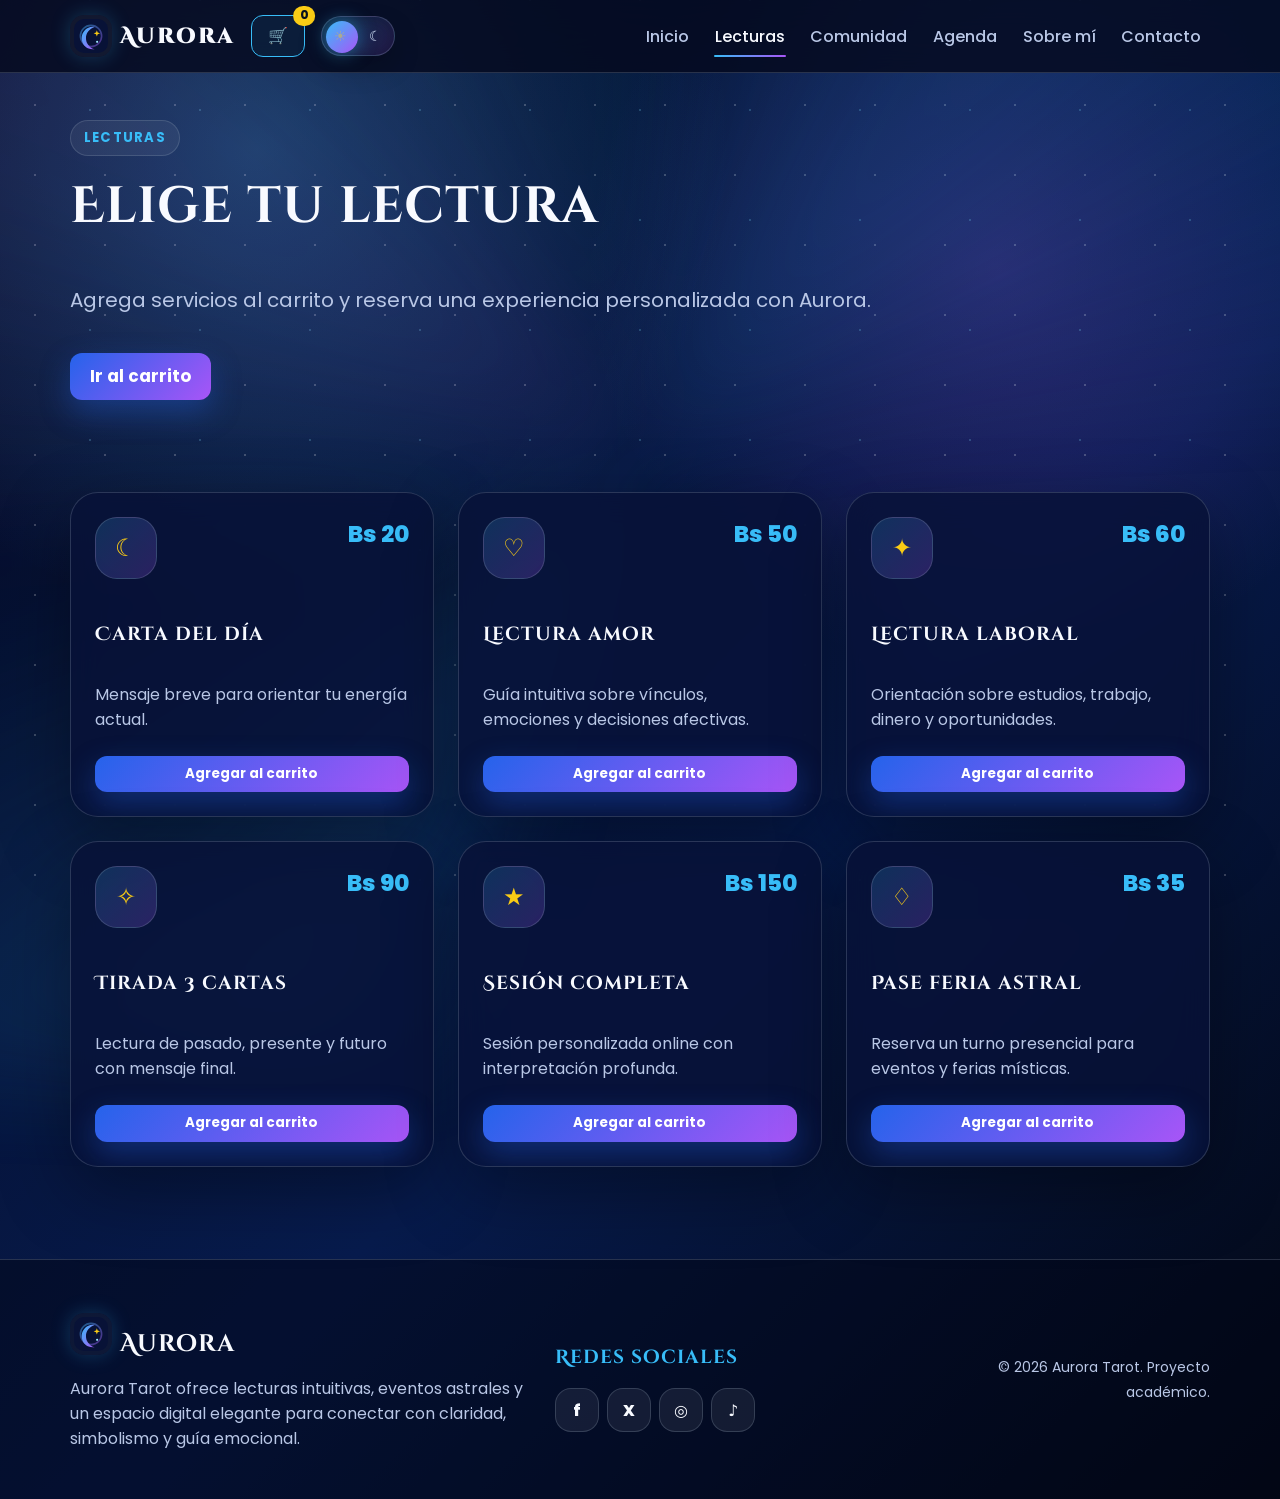
<file: lecturas.html>
<!doctype html>
<html lang="es" data-theme="dark">
<head>
  <meta charset="utf-8">
  <meta name="viewport" content="width=device-width, initial-scale=1">
  <meta name="description" content="Compra lecturas de tarot modernas con carrito dinámico en Aurora.">
  <meta name="keywords" content="tarot, aurora, lecturas, agenda mística, carrito, comunidad astral">
  <meta name="author" content="Aurora Tarot">
  <meta name="robots" content="index, follow">
  <meta name="theme-color" content="#050A1F">
  <meta property="og:title" content="Aurora | Lecturas de tarot">
  <meta property="og:description" content="Compra lecturas de tarot modernas con carrito dinámico en Aurora.">
  <meta property="og:type" content="website">
  <title>Aurora | Lecturas de tarot</title>
  <link rel="icon" type="image/svg+xml" href="assets/icons/favicon.svg">
  <link rel="apple-touch-icon" href="assets/icons/icon-192.png">
  <link rel="manifest" href="manifest.json">
  <link rel="preconnect" href="https://fonts.googleapis.com">
  <link rel="preconnect" href="https://fonts.gstatic.com" crossorigin>
  <link href="https://fonts.googleapis.com/css2?family=Cinzel+Decorative:wght@400;700;900&family=Poppins:wght@300;400;500;600;700;800&display=swap" rel="stylesheet">
  <link rel="stylesheet" href="assets/css/estilos.css?v=101">
</head>
<body>
  <a class="skip-link" href="#contenido">Saltar al contenido principal</a>
  <nav class="navbar navbar-expand-lg fixed-top" aria-label="Navegación principal">
    <div class="container">
      <a class="navbar-brand" href="index.html" aria-label="Ir al inicio de Aurora">
        <img class="logo-mark" src="assets/img/logo-aurora.svg" alt="Logo de Aurora Tarot" width="42" height="42">
        <span>Aurora</span>
      </a>
      <a class="btn btn-outline-aurora position-relative" href="carrito.html" aria-label="Abrir carrito de compras">
        🛒
        <span class="position-absolute top-0 start-100 translate-middle badge-cart cart-count">0</span>
      </a>
      <button id="themeToggle" class="theme-switch" type="button" aria-label="Cambiar modo claro u oscuro">
        <span class="theme-switch-track">
          <span class="theme-switch-icon theme-sun">☀</span>
          <span class="theme-switch-icon theme-moon">☾</span>
          <span class="theme-switch-thumb"></span>
        </span>
      </button>
      <button class="navbar-toggler" type="button" data-bs-toggle="collapse" data-bs-target="#navbarAurora" aria-controls="navbarAurora" aria-expanded="false" aria-label="Abrir menú">
        <span class="navbar-toggler-icon"></span>
      </button>
      <div class="navbar-collapse" id="navbarAurora">
        <ul class="navbar-nav">
          <li><a class="nav-link" href="index.html">Inicio</a></li>
<li><a class="nav-link active" href="lecturas.html">Lecturas</a></li>
<li><a class="nav-link" href="foro.html">Comunidad</a></li>
<li><a class="nav-link" href="agenda.html">Agenda</a></li>
<li><a class="nav-link" href="sobre.html">Sobre mí</a></li>
<li><a class="nav-link" href="contacto.html">Contacto</a></li>
        </ul>
      </div>
    </div>
  </nav>
  <main id="contenido">
<section class="page-hero"><div class="container" data-aos="fade-up"><span class="kicker">Lecturas</span><h1 class="section-title display-4 mt-3">Elige tu lectura</h1><p class="lead text-secondary-emphasis">Agrega servicios al carrito y reserva una experiencia personalizada con Aurora.</p><a href="carrito.html" class="btn btn-aurora btn-lg mt-3">Ir al carrito</a></div></section><section class="py-5"><div class="container"><div id="servicesGrid" class="row g-4"></div></div></section>
  </main>
  <footer class="footer py-5 mt-5">
    <div class="container">
      <div class="row g-4 align-items-center">
        <div class="col-lg-5">
          <div class="d-flex align-items-center gap-2 mb-3">
            <img class="logo-mark" src="assets/img/logo-aurora.svg" alt="Logo Aurora" width="42" height="42">
            <h2 class="section-title h4 mb-0">Aurora</h2>
          </div>
          <p class="text-secondary-emphasis mb-0">Aurora Tarot ofrece lecturas intuitivas, eventos astrales y un espacio digital elegante para conectar con claridad, simbolismo y guía emocional.</p>
        </div>
        <div class="col-lg-4">
          <h3 class="h6 text-uppercase text-info">Redes sociales</h3>
          <div class="d-flex gap-2">
            <a class="social-icon" href="https://facebook.com/auroratarot.oficial" target="_blank" rel="noopener" aria-label="Facebook de Aurora">f</a>
            <a class="social-icon" href="https://x.com/auroratarot" target="_blank" rel="noopener" aria-label="X de Aurora">X</a>
            <a class="social-icon" href="https://instagram.com/auroratarot.oficial" target="_blank" rel="noopener" aria-label="Instagram de Aurora">◎</a>
            <a class="social-icon" href="https://tiktok.com/@auroratarot" target="_blank" rel="noopener" aria-label="TikTok de Aurora">♪</a>
          </div>
        </div>
        <div class="col-lg-3 text-lg-end">
          <small class="text-secondary-emphasis">© <span id="year"></span> Aurora Tarot. Proyecto académico.</small>
        </div>
      </div>
    </div>
  </footer>
  <div class="toast-container">
    <div id="auroraToast" class="toast" role="status" aria-live="polite" aria-atomic="true">
      <span class="toast-body">Acción realizada.</span>
      <button type="button" class="btn-close" data-bs-dismiss="toast" aria-label="Cerrar"></button>
    </div>
  </div>
  <script defer src="assets/js/main.js?v=101"></script>
  <script defer src="assets/js/lecturas.js?v=101"></script>
</body>
</html>
</file>
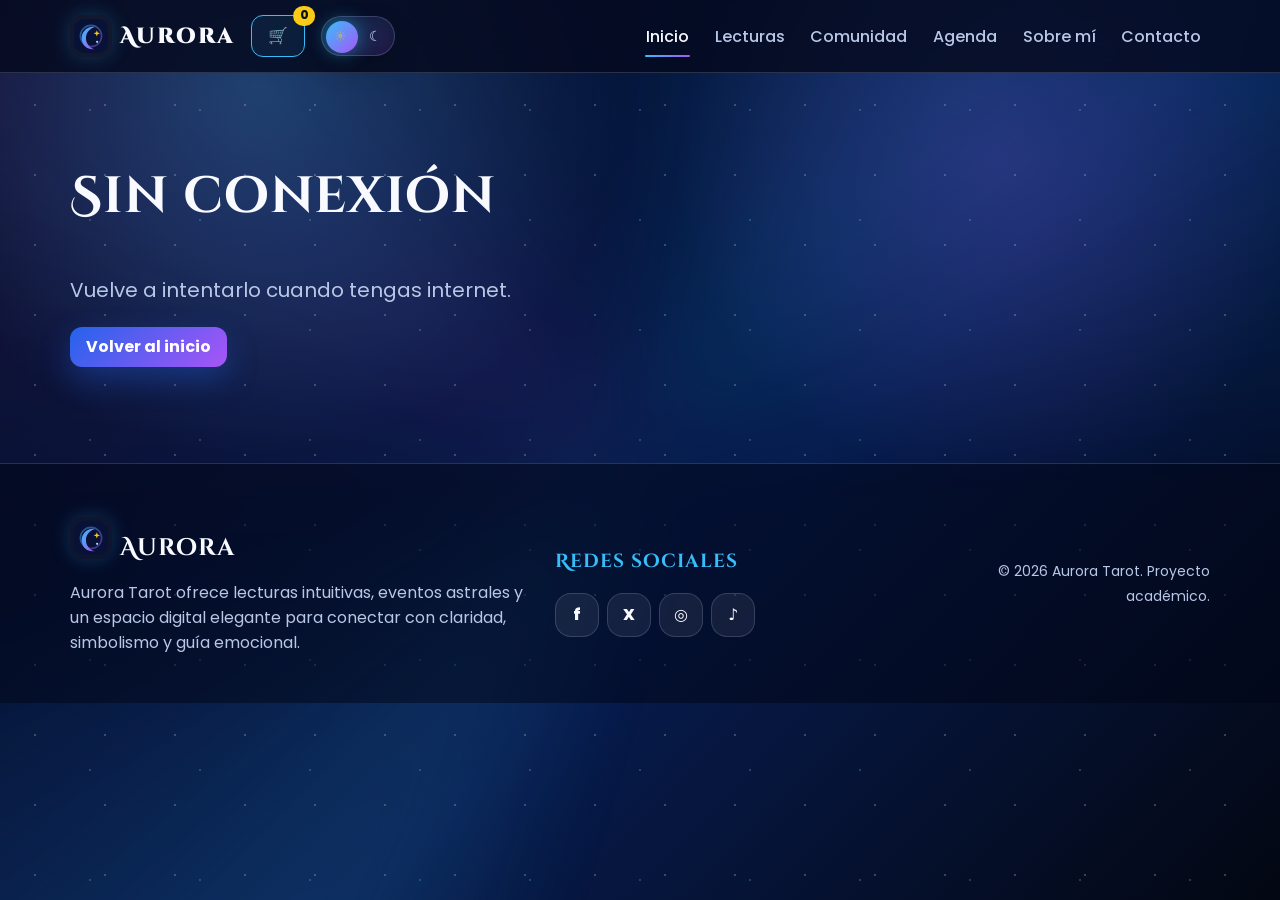
<file: offline.html>
<!doctype html>
<html lang="es" data-theme="dark">
<head>
  <meta charset="utf-8">
  <meta name="viewport" content="width=device-width, initial-scale=1">
  <meta name="description" content="Página offline de Aurora.">
  <meta name="keywords" content="tarot, aurora, lecturas, agenda mística, carrito, comunidad astral">
  <meta name="author" content="Aurora Tarot">
  <meta name="robots" content="index, follow">
  <meta name="theme-color" content="#050A1F">
  <meta property="og:title" content="Aurora | Sin conexión">
  <meta property="og:description" content="Página offline de Aurora.">
  <meta property="og:type" content="website">
  <title>Aurora | Sin conexión</title>
  <link rel="icon" type="image/svg+xml" href="assets/icons/favicon.svg">
  <link rel="apple-touch-icon" href="assets/icons/icon-192.png">
  <link rel="manifest" href="manifest.json">
  <link rel="preconnect" href="https://fonts.googleapis.com">
  <link rel="preconnect" href="https://fonts.gstatic.com" crossorigin>
  <link href="https://fonts.googleapis.com/css2?family=Cinzel+Decorative:wght@400;700;900&family=Poppins:wght@300;400;500;600;700;800&display=swap" rel="stylesheet">
  <link rel="stylesheet" href="assets/css/estilos.css?v=101">
</head>
<body>
  <a class="skip-link" href="#contenido">Saltar al contenido principal</a>
  <nav class="navbar navbar-expand-lg fixed-top" aria-label="Navegación principal">
    <div class="container">
      <a class="navbar-brand" href="index.html" aria-label="Ir al inicio de Aurora">
        <img class="logo-mark" src="assets/img/logo-aurora.svg" alt="Logo de Aurora Tarot" width="42" height="42">
        <span>Aurora</span>
      </a>
      <a class="btn btn-outline-aurora position-relative" href="carrito.html" aria-label="Abrir carrito de compras">
        🛒
        <span class="position-absolute top-0 start-100 translate-middle badge-cart cart-count">0</span>
      </a>
      <button id="themeToggle" class="theme-switch" type="button" aria-label="Cambiar modo claro u oscuro">
        <span class="theme-switch-track">
          <span class="theme-switch-icon theme-sun">☀</span>
          <span class="theme-switch-icon theme-moon">☾</span>
          <span class="theme-switch-thumb"></span>
        </span>
      </button>
      <button class="navbar-toggler" type="button" data-bs-toggle="collapse" data-bs-target="#navbarAurora" aria-controls="navbarAurora" aria-expanded="false" aria-label="Abrir menú">
        <span class="navbar-toggler-icon"></span>
      </button>
      <div class="navbar-collapse" id="navbarAurora">
        <ul class="navbar-nav">
          <li><a class="nav-link active" href="index.html">Inicio</a></li>
<li><a class="nav-link" href="lecturas.html">Lecturas</a></li>
<li><a class="nav-link" href="foro.html">Comunidad</a></li>
<li><a class="nav-link" href="agenda.html">Agenda</a></li>
<li><a class="nav-link" href="sobre.html">Sobre mí</a></li>
<li><a class="nav-link" href="contacto.html">Contacto</a></li>
        </ul>
      </div>
    </div>
  </nav>
  <main id="contenido">
<section class="page-hero"><div class="container"><h1 class="section-title display-4">Sin conexión</h1><p class="lead text-secondary-emphasis">Vuelve a intentarlo cuando tengas internet.</p><a class="btn btn-aurora" href="index.html">Volver al inicio</a></div></section>
  </main>
  <footer class="footer py-5 mt-5">
    <div class="container">
      <div class="row g-4 align-items-center">
        <div class="col-lg-5">
          <div class="d-flex align-items-center gap-2 mb-3">
            <img class="logo-mark" src="assets/img/logo-aurora.svg" alt="Logo Aurora" width="42" height="42">
            <h2 class="section-title h4 mb-0">Aurora</h2>
          </div>
          <p class="text-secondary-emphasis mb-0">Aurora Tarot ofrece lecturas intuitivas, eventos astrales y un espacio digital elegante para conectar con claridad, simbolismo y guía emocional.</p>
        </div>
        <div class="col-lg-4">
          <h3 class="h6 text-uppercase text-info">Redes sociales</h3>
          <div class="d-flex gap-2">
            <a class="social-icon" href="https://facebook.com/auroratarot.oficial" target="_blank" rel="noopener" aria-label="Facebook de Aurora">f</a>
            <a class="social-icon" href="https://x.com/auroratarot" target="_blank" rel="noopener" aria-label="X de Aurora">X</a>
            <a class="social-icon" href="https://instagram.com/auroratarot.oficial" target="_blank" rel="noopener" aria-label="Instagram de Aurora">◎</a>
            <a class="social-icon" href="https://tiktok.com/@auroratarot" target="_blank" rel="noopener" aria-label="TikTok de Aurora">♪</a>
          </div>
        </div>
        <div class="col-lg-3 text-lg-end">
          <small class="text-secondary-emphasis">© <span id="year"></span> Aurora Tarot. Proyecto académico.</small>
        </div>
      </div>
    </div>
  </footer>
  <div class="toast-container">
    <div id="auroraToast" class="toast" role="status" aria-live="polite" aria-atomic="true">
      <span class="toast-body">Acción realizada.</span>
      <button type="button" class="btn-close" data-bs-dismiss="toast" aria-label="Cerrar"></button>
    </div>
  </div>
  <script defer src="assets/js/main.js?v=101"></script>

</body>
</html>
</file>
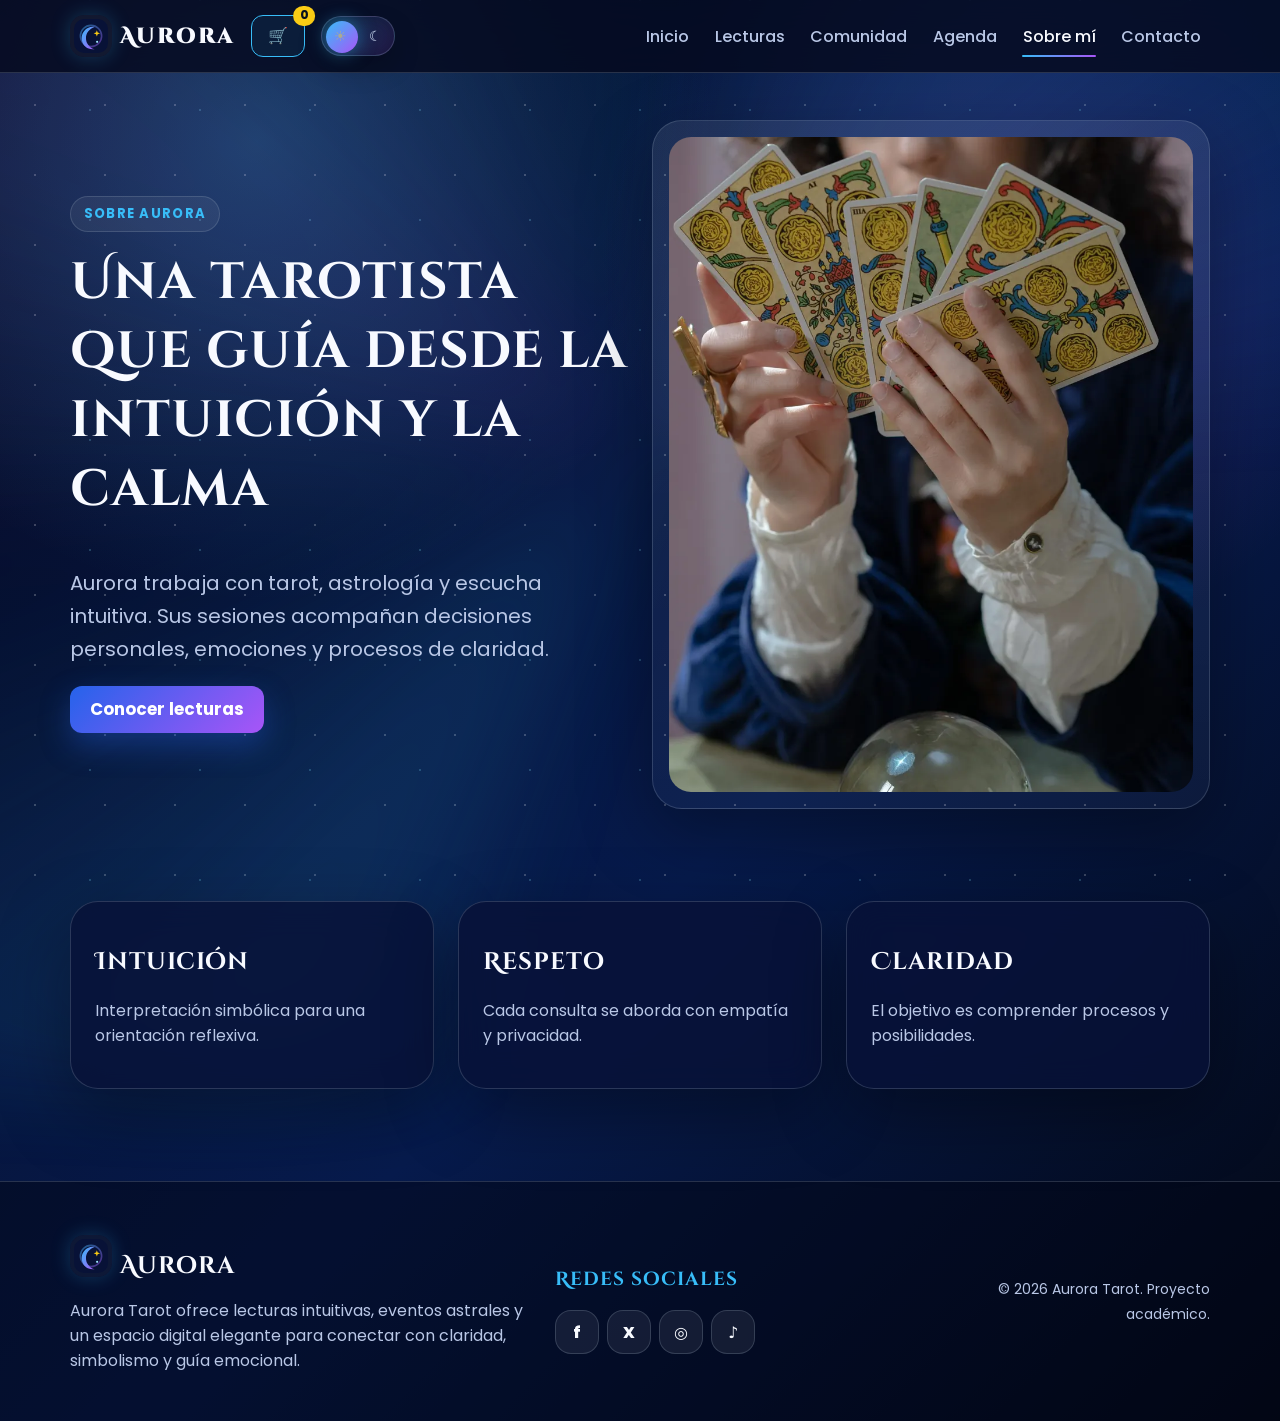
<file: sobre.html>
<!doctype html>
<html lang="es" data-theme="dark">
<head>
  <meta charset="utf-8">
  <meta name="viewport" content="width=device-width, initial-scale=1">
  <meta name="description" content="Presentación de la tarotista Aurora y su enfoque de lectura intuitiva.">
  <meta name="keywords" content="tarot, aurora, lecturas, agenda mística, carrito, comunidad astral">
  <meta name="author" content="Aurora Tarot">
  <meta name="robots" content="index, follow">
  <meta name="theme-color" content="#050A1F">
  <meta property="og:title" content="Aurora | Sobre mí">
  <meta property="og:description" content="Presentación de la tarotista Aurora y su enfoque de lectura intuitiva.">
  <meta property="og:type" content="website">
  <title>Aurora | Sobre mí</title>
  <link rel="icon" type="image/svg+xml" href="assets/icons/favicon.svg">
  <link rel="apple-touch-icon" href="assets/icons/icon-192.png">
  <link rel="manifest" href="manifest.json">
  <link rel="preconnect" href="https://fonts.googleapis.com">
  <link rel="preconnect" href="https://fonts.gstatic.com" crossorigin>
  <link href="https://fonts.googleapis.com/css2?family=Cinzel+Decorative:wght@400;700;900&family=Poppins:wght@300;400;500;600;700;800&display=swap" rel="stylesheet">
  <link rel="stylesheet" href="assets/css/estilos.css?v=101">
</head>
<body>
  <a class="skip-link" href="#contenido">Saltar al contenido principal</a>
  <nav class="navbar navbar-expand-lg fixed-top" aria-label="Navegación principal">
    <div class="container">
      <a class="navbar-brand" href="index.html" aria-label="Ir al inicio de Aurora">
        <img class="logo-mark" src="assets/img/logo-aurora.svg" alt="Logo de Aurora Tarot" width="42" height="42">
        <span>Aurora</span>
      </a>
      <a class="btn btn-outline-aurora position-relative" href="carrito.html" aria-label="Abrir carrito de compras">
        🛒
        <span class="position-absolute top-0 start-100 translate-middle badge-cart cart-count">0</span>
      </a>
      <button id="themeToggle" class="theme-switch" type="button" aria-label="Cambiar modo claro u oscuro">
        <span class="theme-switch-track">
          <span class="theme-switch-icon theme-sun">☀</span>
          <span class="theme-switch-icon theme-moon">☾</span>
          <span class="theme-switch-thumb"></span>
        </span>
      </button>
      <button class="navbar-toggler" type="button" data-bs-toggle="collapse" data-bs-target="#navbarAurora" aria-controls="navbarAurora" aria-expanded="false" aria-label="Abrir menú">
        <span class="navbar-toggler-icon"></span>
      </button>
      <div class="navbar-collapse" id="navbarAurora">
        <ul class="navbar-nav">
          <li><a class="nav-link" href="index.html">Inicio</a></li>
<li><a class="nav-link" href="lecturas.html">Lecturas</a></li>
<li><a class="nav-link" href="foro.html">Comunidad</a></li>
<li><a class="nav-link" href="agenda.html">Agenda</a></li>
<li><a class="nav-link active" href="sobre.html">Sobre mí</a></li>
<li><a class="nav-link" href="contacto.html">Contacto</a></li>
        </ul>
      </div>
    </div>
  </nav>
  <main id="contenido">
<section class="page-hero"><div class="container"><div class="row align-items-center g-5"><div class="col-lg-6" data-aos="fade-right"><span class="kicker">Sobre Aurora</span><h1 class="section-title display-4 mt-3">Una tarotista que guía desde la intuición y la calma</h1><p class="lead text-secondary-emphasis">Aurora trabaja con tarot, astrología y escucha intuitiva. Sus sesiones acompañan decisiones personales, emociones y procesos de claridad.</p><a class="btn btn-aurora btn-lg" href="lecturas.html">Conocer lecturas</a></div><div class="col-lg-6" data-aos="zoom-in"><div class="portrait-frame"><picture><source srcset="assets/img/aurora.webp" type="image/webp"><img src="assets/img/aurora.jpg" alt="Aurora con sus cartas de tarot" width="900" height="1350" loading="lazy" decoding="async"></picture></div></div></div></div></section><section class="py-5"><div class="container"><div class="row g-4"><div class="col-md-4"><div class="glass-card p-4 h-100"><h2 class="h4 section-title">Intuición</h2><p class="text-secondary-emphasis">Interpretación simbólica para una orientación reflexiva.</p></div></div><div class="col-md-4"><div class="glass-card p-4 h-100"><h2 class="h4 section-title">Respeto</h2><p class="text-secondary-emphasis">Cada consulta se aborda con empatía y privacidad.</p></div></div><div class="col-md-4"><div class="glass-card p-4 h-100"><h2 class="h4 section-title">Claridad</h2><p class="text-secondary-emphasis">El objetivo es comprender procesos y posibilidades.</p></div></div></div></div></section>
  </main>
  <footer class="footer py-5 mt-5">
    <div class="container">
      <div class="row g-4 align-items-center">
        <div class="col-lg-5">
          <div class="d-flex align-items-center gap-2 mb-3">
            <img class="logo-mark" src="assets/img/logo-aurora.svg" alt="Logo Aurora" width="42" height="42">
            <h2 class="section-title h4 mb-0">Aurora</h2>
          </div>
          <p class="text-secondary-emphasis mb-0">Aurora Tarot ofrece lecturas intuitivas, eventos astrales y un espacio digital elegante para conectar con claridad, simbolismo y guía emocional.</p>
        </div>
        <div class="col-lg-4">
          <h3 class="h6 text-uppercase text-info">Redes sociales</h3>
          <div class="d-flex gap-2">
            <a class="social-icon" href="https://facebook.com/auroratarot.oficial" target="_blank" rel="noopener" aria-label="Facebook de Aurora">f</a>
            <a class="social-icon" href="https://x.com/auroratarot" target="_blank" rel="noopener" aria-label="X de Aurora">X</a>
            <a class="social-icon" href="https://instagram.com/auroratarot.oficial" target="_blank" rel="noopener" aria-label="Instagram de Aurora">◎</a>
            <a class="social-icon" href="https://tiktok.com/@auroratarot" target="_blank" rel="noopener" aria-label="TikTok de Aurora">♪</a>
          </div>
        </div>
        <div class="col-lg-3 text-lg-end">
          <small class="text-secondary-emphasis">© <span id="year"></span> Aurora Tarot. Proyecto académico.</small>
        </div>
      </div>
    </div>
  </footer>
  <div class="toast-container">
    <div id="auroraToast" class="toast" role="status" aria-live="polite" aria-atomic="true">
      <span class="toast-body">Acción realizada.</span>
      <button type="button" class="btn-close" data-bs-dismiss="toast" aria-label="Cerrar"></button>
    </div>
  </div>
  <script defer src="assets/js/main.js?v=101"></script>

</body>
</html>
</file>
<file: assets/css/estilos.css>
:root{--bg:#050a1f;--bg-2:#071b4d;--panel:rgba(8,18,55,.82);--text:#f8faff;--muted:#b9c7e6;--line:rgba(148,163,184,.25);--primary:#38bdf8;--primary-2:#2563eb;--accent:#a855f7;--gold:#facc15;--danger:#fb7185;--success:#34d399;--shadow:0 24px 70px rgba(0,0,0,.35)}
[data-theme="light"]{--bg:#edf7ff;--bg-2:#dbeafe;--panel:rgba(255,255,255,.9);--text:#0f172a;--muted:#475569;--line:rgba(15,23,42,.13);--primary:#0369a1;--primary-2:#2563eb;--accent:#7c3aed;--gold:#b45309;--shadow:0 24px 60px rgba(2,6,23,.12)}
*{box-sizing:border-box}html{scroll-behavior:smooth}
body{margin:0;min-height:100vh;font-family:'Poppins',system-ui,sans-serif;color:var(--text);background:radial-gradient(circle at 20% 10%,rgba(56,189,248,.28),transparent 28%),radial-gradient(circle at 78% 18%,rgba(168,85,247,.22),transparent 26%),linear-gradient(135deg,var(--bg),var(--bg-2) 58%,#030712);overflow-x:hidden}
body::before{content:"";position:fixed;inset:0;z-index:-3;pointer-events:none;background-image:radial-gradient(#fff 1px,transparent 1px),radial-gradient(#8be9ff 1px,transparent 1px);background-size:70px 70px,110px 110px;background-position:0 0,35px 55px;opacity:.22;animation:starsMove 24s linear infinite}
body::after{content:"";position:fixed;inset:-20%;z-index:-2;pointer-events:none;background:conic-gradient(from 120deg at 50% 50%,transparent 0 20%,rgba(56,189,248,.18) 26%,transparent 38%,rgba(168,85,247,.14) 50%,transparent 64%,rgba(14,165,233,.2) 78%,transparent 92%);filter:blur(52px);animation:auroraFlow 12s ease-in-out infinite alternate;opacity:.8}
@keyframes starsMove{to{background-position:70px 70px,145px 165px}}@keyframes auroraFlow{from{transform:rotate(-8deg) scale(1)}to{transform:rotate(10deg) scale(1.1)}}
a{color:inherit;text-decoration:none}img{max-width:100%;height:auto}.container{width:min(100% - 2rem,1140px);margin-inline:auto}.row{display:flex;flex-wrap:wrap;margin-inline:-.75rem}.row>*{width:100%;padding-inline:.75rem}.row.g-3,.row.g-4,.row.g-5{gap:1rem;margin-inline:0}.row.g-3>*,.row.g-4>*,.row.g-5>*{padding-inline:0}.g-4{gap:1.5rem}.g-5{gap:3rem}
.d-flex{display:flex}.flex-wrap{flex-wrap:wrap}.align-items-center{align-items:center}.align-items-start{align-items:flex-start}.align-items-end{align-items:flex-end}.justify-content-between{justify-content:space-between}.justify-content-center{justify-content:center}.gap-2{gap:.5rem}.gap-3{gap:1rem}.text-center{text-align:center}.mt-1{margin-top:.25rem}.mt-2{margin-top:.5rem}.mt-3{margin-top:1rem}.mt-4{margin-top:1.5rem}.mt-5{margin-top:3rem}.mb-0{margin-bottom:0}.mb-1{margin-bottom:.25rem}.mb-2{margin-bottom:.5rem}.mb-3{margin-bottom:1rem}.mb-4{margin-bottom:1.5rem}.me-2{margin-right:.5rem}.mx-auto{margin-inline:auto}.py-4{padding-block:1.5rem}.py-5{padding-block:3rem}.p-3{padding:1rem}.p-4{padding:1.5rem}.p-5{padding:3rem}.w-100{width:100%}.h-100{height:100%}.small,small{font-size:.875rem}.lead{font-size:clamp(1rem,2vw,1.25rem)}.fs-4{font-size:1.5rem}.fw-bold{font-weight:700}.position-relative{position:relative}.position-absolute{position:absolute}.top-0{top:0}.start-100{left:100%}.translate-middle{transform:translate(-50%,-50%)}.border-bottom{border-bottom:1px solid var(--line)}.sticky-top{position:sticky}
@media(min-width:576px){.col-sm-6{width:50%;flex:0 0 auto}}@media(min-width:768px){.col-md-4{width:33.333%;flex:0 0 auto}.col-md-6{width:50%;flex:0 0 auto}}@media(min-width:992px){.col-lg-3{width:25%;flex:0 0 auto}.col-lg-4{width:33.333%;flex:0 0 auto}.col-lg-5{width:41.667%;flex:0 0 auto}.col-lg-6{width:50%;flex:0 0 auto}.col-lg-7{width:58.333%;flex:0 0 auto}.col-lg-8{width:66.667%;flex:0 0 auto}.text-lg-end{text-align:right}.order-lg-2{order:2}}@media(min-width:1200px){.col-xl-3{width:25%;flex:0 0 auto}.col-xl-4{width:33.333%;flex:0 0 auto}.col-xl-8{width:66.667%;flex:0 0 auto}}
.navbar{position:fixed;top:0;left:0;right:0;z-index:1040;backdrop-filter:blur(18px);background:rgba(5,10,31,.84);border-bottom:1px solid var(--line)}[data-theme="light"] .navbar{background:rgba(255,255,255,.9)}.navbar .container{display:flex;align-items:center;gap:1rem}.navbar-brand{font-family:'Cinzel Decorative',serif;letter-spacing:2px;color:var(--text);font-weight:900;display:flex;align-items:center;gap:.5rem;white-space:nowrap}.logo-mark{width:42px;height:42px;border-radius:14px;box-shadow:0 0 20px rgba(56,189,248,.24);background:rgba(255,255,255,.04);padding:.25rem}.navbar-collapse{margin-left:auto}.navbar-nav{display:flex;align-items:center;gap:.5rem;list-style:none;margin:0;padding:0}.nav-link{display:block;color:var(--muted);font-weight:500;padding:.7rem .55rem;position:relative}.nav-link:hover,.nav-link.active{color:var(--text)}.nav-link.active::after{content:"";position:absolute;left:.5rem;right:.5rem;bottom:.2rem;height:2px;background:linear-gradient(90deg,var(--primary),var(--accent));border-radius:4px}.navbar-toggler{display:none;border:1px solid var(--line);background:rgba(56,189,248,.08);color:var(--text);border-radius:12px;padding:.55rem .7rem}.navbar-toggler-icon::before{content:"☰";font-size:1.2rem}.badge-cart{background:var(--gold);color:#07111f;font-weight:800;font-size:.72rem;padding:.2rem .4rem;border-radius:999px}
.theme-switch{border:0;background:transparent;padding:0;width:74px;height:40px;border-radius:999px}.theme-switch-track{position:relative;width:74px;height:40px;display:block;border-radius:999px;border:1px solid var(--line);background:linear-gradient(135deg,rgba(56,189,248,.18),rgba(168,85,247,.18));box-shadow:inset 0 0 18px rgba(0,0,0,.22),0 12px 26px rgba(0,0,0,.22);transition:.35s}.theme-switch-thumb{position:absolute;top:4px;left:4px;width:32px;height:32px;border-radius:50%;background:linear-gradient(135deg,#38bdf8,#a855f7);box-shadow:0 0 18px rgba(56,189,248,.5);transition:transform .35s}.theme-switch-icon{position:absolute;top:50%;transform:translateY(-50%);z-index:2;font-size:.9rem}.theme-sun{left:12px;color:#facc15;opacity:.45}.theme-moon{right:12px;color:#dbeafe}.theme-switch.is-light .theme-switch-thumb{transform:translateX(34px);background:linear-gradient(135deg,#facc15,#38bdf8)}.theme-switch.is-light .theme-sun{opacity:1}.theme-switch.is-light .theme-moon{opacity:.45}
.btn{display:inline-flex;align-items:center;justify-content:center;gap:.45rem;padding:.65rem 1rem;border-radius:12px;cursor:pointer;text-align:center;line-height:1.2;font-family:'Poppins',sans-serif;font-weight:700;border:1px solid transparent}.btn-lg{padding:.85rem 1.25rem;font-size:1.05rem}.btn-sm{padding:.35rem .65rem;font-size:.875rem}.btn-aurora{border:0;color:#fff;background:linear-gradient(135deg,var(--primary-2),var(--accent));box-shadow:0 12px 30px rgba(37,99,235,.35);transition:.25s}.btn-aurora:hover{color:#fff;transform:translateY(-2px);box-shadow:0 16px 44px rgba(56,189,248,.32)}.btn-outline-aurora{border:1px solid var(--primary);color:var(--text);background:rgba(56,189,248,.08)}.btn-outline-aurora:hover{background:var(--primary);color:#001226}.btn-outline-danger{border-color:#fb7185;color:#fb7185;background:transparent}.btn-outline-success{border-color:#34d399;color:#34d399;background:transparent}.btn-outline-warning{border-color:#facc15;color:#facc15;background:transparent}
.hero-slide{min-height:78vh;display:flex;align-items:center;position:relative;padding:8rem 0 5rem;overflow:hidden}.hero-slide::before{content:"";position:absolute;inset:0;background:radial-gradient(circle at 68% 38%,rgba(56,189,248,.25),transparent 26%),linear-gradient(90deg,rgba(5,10,31,.94),rgba(5,10,31,.45));z-index:0}.hero-content{position:relative;z-index:2}.kicker{display:inline-flex;gap:.5rem;align-items:center;padding:.45rem .8rem;border:1px solid var(--line);border-radius:999px;background:rgba(255,255,255,.06);color:var(--primary);font-weight:700;font-size:.82rem;text-transform:uppercase;letter-spacing:.08rem}.display-title,.section-title,h1,h2,h3,h4,h5,h6{font-family:'Cinzel Decorative',serif!important;letter-spacing:1px}.display-title{line-height:1.06;text-shadow:0 0 28px rgba(56,189,248,.32)}.display-3{font-size:clamp(2.2rem,6vw,4.4rem)}.display-4{font-size:clamp(2rem,5vw,3.5rem)}.display-6{font-size:clamp(1.65rem,4vw,2.5rem)}.text-gradient{background:linear-gradient(90deg,#fff,var(--primary),#e9d5ff);-webkit-background-clip:text;background-clip:text;color:transparent}
.hero-card-stack{position:relative;min-height:460px;perspective:1000px}.floating-card{position:absolute;width:190px;filter:drop-shadow(0 24px 32px rgba(0,0,0,.45));animation:floatCard 7.5s ease-in-out infinite;transform-origin:center}.floating-card.card-a{left:8%;top:16%;--r:-6deg}.floating-card.card-b{left:39%;top:8%;width:220px;animation-delay:.9s;--r:1deg}.floating-card.card-c{right:6%;top:31%;animation-delay:1.7s;--r:7deg}@keyframes floatCard{0%,100%{transform:translateY(0) rotate(var(--r))}50%{transform:translateY(-16px) rotate(var(--r))}}.hero-signs{display:flex;flex-wrap:wrap;gap:.75rem}.hero-signs span{display:inline-flex;align-items:center;gap:.45rem;padding:.55rem .9rem;border:1px solid var(--line);border-radius:999px;background:rgba(255,255,255,.06);font-size:.9rem;color:var(--muted)}
.carousel{position:relative}.carousel-item{display:none}.carousel-item.active{display:block}.carousel-indicators{position:absolute;right:0;bottom:1rem;left:0;z-index:3;display:flex;justify-content:center;gap:.5rem}.carousel-indicators button{width:10px;height:10px;border-radius:50%;border:0;background:rgba(255,255,255,.45)}.carousel-indicators button.active{background:var(--primary)}.carousel-control-prev,.carousel-control-next{position:absolute;top:50%;z-index:3;transform:translateY(-50%);border:0;background:rgba(255,255,255,.08);color:var(--text);width:42px;height:42px;border-radius:50%;cursor:pointer}.carousel-control-prev{left:1rem}.carousel-control-next{right:1rem}.carousel-control-prev-icon::before{content:"‹";font-size:2rem;line-height:1}.carousel-control-next-icon::before{content:"›";font-size:2rem;line-height:1}
.glass-card{background:var(--panel);border:1px solid var(--line);border-radius:28px;box-shadow:var(--shadow);backdrop-filter:blur(16px)}.service-card,.forum-card,.event-card{height:100%;transition:.25s;overflow:hidden}.service-card:hover,.forum-card:hover,.event-card:hover{transform:translateY(-7px);border-color:rgba(56,189,248,.55)}.icon-orb{width:62px;height:62px;border-radius:22px;display:grid;place-items:center;background:linear-gradient(135deg,rgba(56,189,248,.18),rgba(168,85,247,.22));color:var(--gold);font-size:1.5rem;border:1px solid var(--line);font-family:Georgia,serif}.price{font-size:1.45rem;font-weight:800;color:var(--primary)}.text-secondary-emphasis{color:var(--muted)!important}.text-info{color:var(--primary)!important}.social-icon{width:44px;height:44px;display:grid;place-items:center;border-radius:16px;background:rgba(255,255,255,.07);border:1px solid var(--line);transition:.25s;font-weight:800}.social-icon:hover{transform:translateY(-3px);background:rgba(56,189,248,.16);color:var(--primary)}
.portrait-frame{position:relative;border-radius:30px;overflow:hidden;border:1px solid var(--line);background:linear-gradient(180deg,rgba(255,255,255,.08),rgba(255,255,255,.03));box-shadow:var(--shadow);padding:1rem}.portrait-frame img{width:100%;display:block;border-radius:22px;aspect-ratio:2/3;object-fit:cover}.mini-feature{display:flex;flex-direction:column;gap:.4rem}.mini-feature span{color:var(--muted);font-size:.92rem}.zodiac-card{padding:1rem;border-radius:22px;border:1px solid var(--line);background:rgba(255,255,255,.05);height:100%;transition:.25s}.zodiac-card:hover{transform:translateY(-6px);border-color:rgba(56,189,248,.55)}.zodiac-symbol{width:54px;height:54px;border-radius:18px;display:grid;place-items:center;background:linear-gradient(135deg,rgba(56,189,248,.16),rgba(168,85,247,.2));color:var(--gold);font-size:1.35rem;border:1px solid var(--line);margin-bottom:.9rem}
.page-hero{padding:8rem 0 3rem}.form-control,.form-select{width:100%;background:rgba(255,255,255,.08);border:1px solid var(--line);color:var(--text);box-shadow:none;border-radius:12px;padding:.75rem}.form-control::placeholder{color:rgba(185,199,230,.75)}textarea.form-control{resize:vertical}.form-label{display:block;margin-bottom:.35rem}.invalid-feedback{display:none;color:#fb7185}.was-validated :invalid ~ .invalid-feedback{display:block}[data-theme="light"] .form-control,[data-theme="light"] .form-select{background:#fff;color:#0f172a}
.table-responsive{overflow-x:auto}.table{width:100%;border-collapse:collapse;color:var(--text)}.table th,.table td{padding:1rem;border-bottom:1px solid var(--line);vertical-align:middle}.cart-table{overflow:hidden;border-radius:24px;border:1px solid var(--line)}.qty-btn{width:34px;height:34px;border-radius:12px;border:1px solid var(--line);background:rgba(255,255,255,.06);color:var(--text);cursor:pointer}
.modal{position:fixed;inset:0;z-index:1060;display:none;background:rgba(0,0,0,.62);padding:1rem;overflow:auto}.modal.show{display:grid;place-items:center}.modal-dialog{width:min(100%,520px)}.modal-header,.modal-footer{display:flex;align-items:center;justify-content:space-between;gap:1rem;padding:1rem;border-bottom:1px solid var(--line)}.modal-footer{border-bottom:0;border-top:1px solid var(--line)}.modal-body{padding:1rem}.btn-close{border:0;background:transparent;color:inherit;cursor:pointer}.btn-close::before{content:"×";font-size:1.4rem}.toast-container{position:fixed;right:1rem;bottom:1rem;z-index:1070}.toast{display:none;border-radius:18px;background:#111827;color:#fff;padding:.8rem 1rem;box-shadow:var(--shadow)}.toast.show{display:block}
.comment-status{font-size:.78rem;border-radius:999px;padding:.2rem .55rem}.status-approved{background:rgba(52,211,153,.16);color:var(--success)}.status-hidden{background:rgba(251,113,133,.16);color:var(--danger)}.calendar-grid{display:grid;grid-template-columns:repeat(7,1fr);gap:.5rem}.calendar-day,.calendar-head{border:1px solid var(--line);border-radius:16px;min-height:92px;padding:.65rem;background:rgba(255,255,255,.055);color:var(--text)}.calendar-head{min-height:auto;text-align:center;font-weight:700;color:var(--primary)}.calendar-day{cursor:pointer;text-align:left}.calendar-day:hover,.calendar-day.selected{border-color:var(--primary);background:rgba(56,189,248,.12);transform:translateY(-2px)}.calendar-day.muted{opacity:.35}.event-mini{font-size:.75rem;margin-top:.3rem;padding:.12rem .35rem;border-radius:999px;background:rgba(168,85,247,.22);white-space:nowrap;overflow:hidden;text-overflow:ellipsis}
.footer{border-top:1px solid var(--line);background:rgba(2,6,23,.52)}[data-theme="light"] .footer{background:rgba(255,255,255,.64)}.skip-link{position:absolute;left:-999px;top:auto;width:1px;height:1px;overflow:hidden}.skip-link:focus{left:1rem;top:1rem;width:auto;height:auto;z-index:9999;background:var(--gold);color:#07111f;padding:.7rem 1rem;border-radius:12px;font-weight:800}:focus-visible{outline:3px solid var(--gold);outline-offset:3px}[data-aos]{opacity:0;transform:translateY(22px);transition:opacity .65s ease,transform .65s ease}[data-aos="fade-right"]{transform:translateX(-24px)}[data-aos="fade-left"]{transform:translateX(24px)}[data-aos="zoom-in"]{transform:scale(.96)}[data-aos].aos-animate{opacity:1;transform:none}
@media(max-width:991px){.navbar .container{flex-wrap:wrap}.navbar-collapse{display:none;flex-basis:100%;order:3;margin-left:0}.navbar-collapse.show{display:block}.navbar-nav{display:block;padding:1rem 0}.navbar-toggler{display:inline-flex;margin-left:auto}.hero-slide{min-height:auto;padding:7rem 0 4rem}.hero-card-stack{min-height:340px;margin-top:2rem}.floating-card{width:138px}.floating-card.card-b{width:165px}.display-title{font-size:2.45rem}.calendar-day{min-height:74px;font-size:.82rem}.event-mini{display:none}.text-lg-end{text-align:left}}
@media(max-width:575px){.container{width:min(100% - 1rem,1140px)}.hero-card-stack{min-height:280px}.floating-card{width:112px}.floating-card.card-b{width:138px}.calendar-grid{gap:.3rem}.calendar-day{min-height:58px;padding:.35rem;border-radius:12px}.calendar-head{font-size:.75rem;padding:.35rem}.navbar-brand span{font-size:1rem}.page-hero{padding-top:6.5rem}.theme-switch{width:64px;height:36px}.theme-switch-track{width:64px;height:36px}.theme-switch-thumb{width:28px;height:28px}.theme-switch.is-light .theme-switch-thumb{transform:translateX(28px)}}


/* =========================================================
   CORRECCIÓN DE PROPORCIÓN Y ORDEN VISUAL - AURORA v101
   Arregla columnas que se bajaban por el uso de gap en .row
   y ajusta navbar, hero, cards e imagen para verse más ordenado.
   ========================================================= */

/* Grid tipo Bootstrap real: usar row-gap, no gap horizontal que rompe 50% + 50% */
.row{
  display:flex;
  flex-wrap:wrap;
  margin-left:-.75rem;
  margin-right:-.75rem;
}
.row > *{
  padding-left:.75rem;
  padding-right:.75rem;
}
.row.g-3,
.row.g-4,
.row.g-5{
  margin-left:-.75rem;
  margin-right:-.75rem;
  column-gap:0;
}
.row.g-3{row-gap:1rem}
.row.g-4{row-gap:1.5rem}
.row.g-5{row-gap:3rem}
.row.g-3 > *,
.row.g-4 > *,
.row.g-5 > *{
  padding-left:.75rem;
  padding-right:.75rem;
}

/* Header más compacto y ordenado */
.navbar{
  min-height:72px;
}
.navbar .container{
  min-height:72px;
}
.navbar-brand{
  font-size:1.35rem;
}
.navbar .btn-outline-aurora{
  min-width:54px;
  min-height:42px;
}
.theme-switch{
  flex:0 0 auto;
}
.navbar-collapse{
  flex-grow:1;
}
.navbar-nav{
  justify-content:flex-end;
}

/* Hero más proporcionado */
.hero-slide{
  min-height:calc(100vh - 72px);
  padding:7.5rem 0 4.5rem;
}
.hero-slide .row{
  align-items:center;
}
.hero-content{
  max-width:680px;
}
.display-3{
  font-size:clamp(2.15rem,4.8vw,4rem);
}
.display-4{
  font-size:clamp(1.9rem,4vw,3.2rem);
}
.display-6{
  font-size:clamp(1.55rem,3.3vw,2.35rem);
}
.lead{
  line-height:1.65;
}

/* Cartas flotantes centradas y sin romper el espacio */
.hero-card-stack{
  min-height:430px;
  max-width:520px;
  margin-inline:auto;
}
.floating-card.card-a{left:4%;top:22%}
.floating-card.card-b{left:34%;top:8%}
.floating-card.card-c{right:4%;top:34%}

/* Imagen de Aurora más proporcionada */
.portrait-frame{
  max-width:560px;
  margin-inline:auto;
}
.portrait-frame img{
  aspect-ratio:4/5;
  object-fit:cover;
  object-position:center;
}

/* Secciones con respiración, pero sin huecos exagerados */
section.py-5{
  padding-block:2.75rem;
}
.glass-card.p-5{
  padding:2.25rem;
}

/* Tarjetas de lecturas ordenadas */
.service-card{
  min-height:280px;
  display:flex;
  flex-direction:column;
}
.service-card .btn{
  margin-top:auto;
}

/* Evita que un botón quede cortado debajo del header fijo */
.page-hero{
  padding-top:7.5rem;
}

/* Móvil y tablet */
@media(max-width:991px){
  .navbar{
    min-height:68px;
  }
  .navbar .container{
    min-height:68px;
  }
  .navbar-brand{
    font-size:1.05rem;
  }
  .hero-slide{
    padding:6.5rem 0 3.5rem;
  }
  .hero-card-stack{
    min-height:300px;
    margin-top:1rem;
  }
  .floating-card.card-a{left:5%;top:18%}
  .floating-card.card-b{left:35%;top:4%}
  .floating-card.card-c{right:5%;top:31%}
  .text-lg-end{
    text-align:left;
  }
}
@media(max-width:575px){
  .navbar .container{
    gap:.55rem;
  }
  .logo-mark{
    width:36px;
    height:36px;
  }
  .navbar-brand span{
    font-size:.98rem;
    letter-spacing:1px;
  }
  .navbar .btn-outline-aurora{
    min-width:44px;
    min-height:38px;
    padding:.45rem .55rem;
  }
  .theme-switch{
    width:58px;
    height:34px;
  }
  .theme-switch-track{
    width:58px;
    height:34px;
  }
  .theme-switch-thumb{
    width:26px;
    height:26px;
  }
  .theme-switch.is-light .theme-switch-thumb{
    transform:translateX(24px);
  }
  .theme-sun{left:9px}
  .theme-moon{right:9px}
  .hero-slide{
    padding:6.2rem 0 3rem;
  }
  .hero-card-stack{
    min-height:230px;
  }
  .floating-card{
    width:96px;
  }
  .floating-card.card-b{
    width:118px;
  }
  .glass-card.p-5{
    padding:1.35rem;
  }
  section.py-5{
    padding-block:2.1rem;
  }
}
</file>
